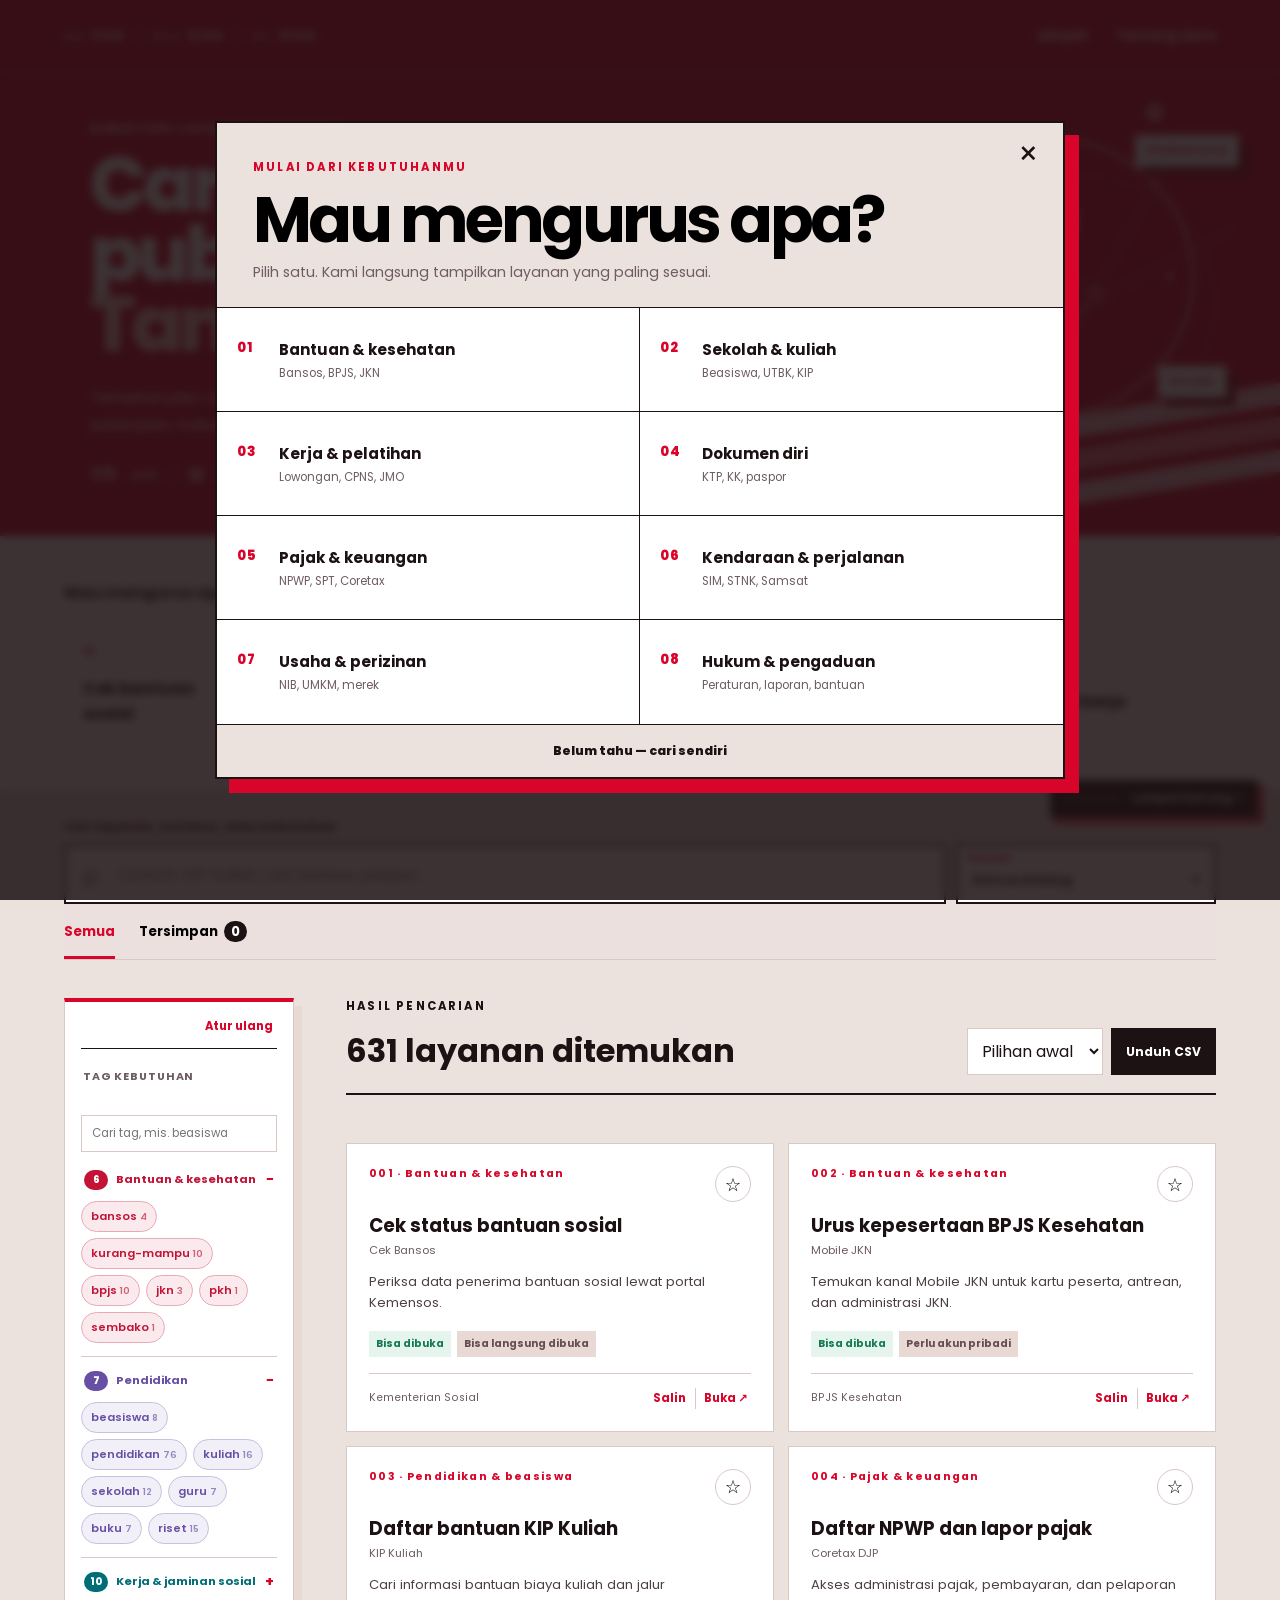
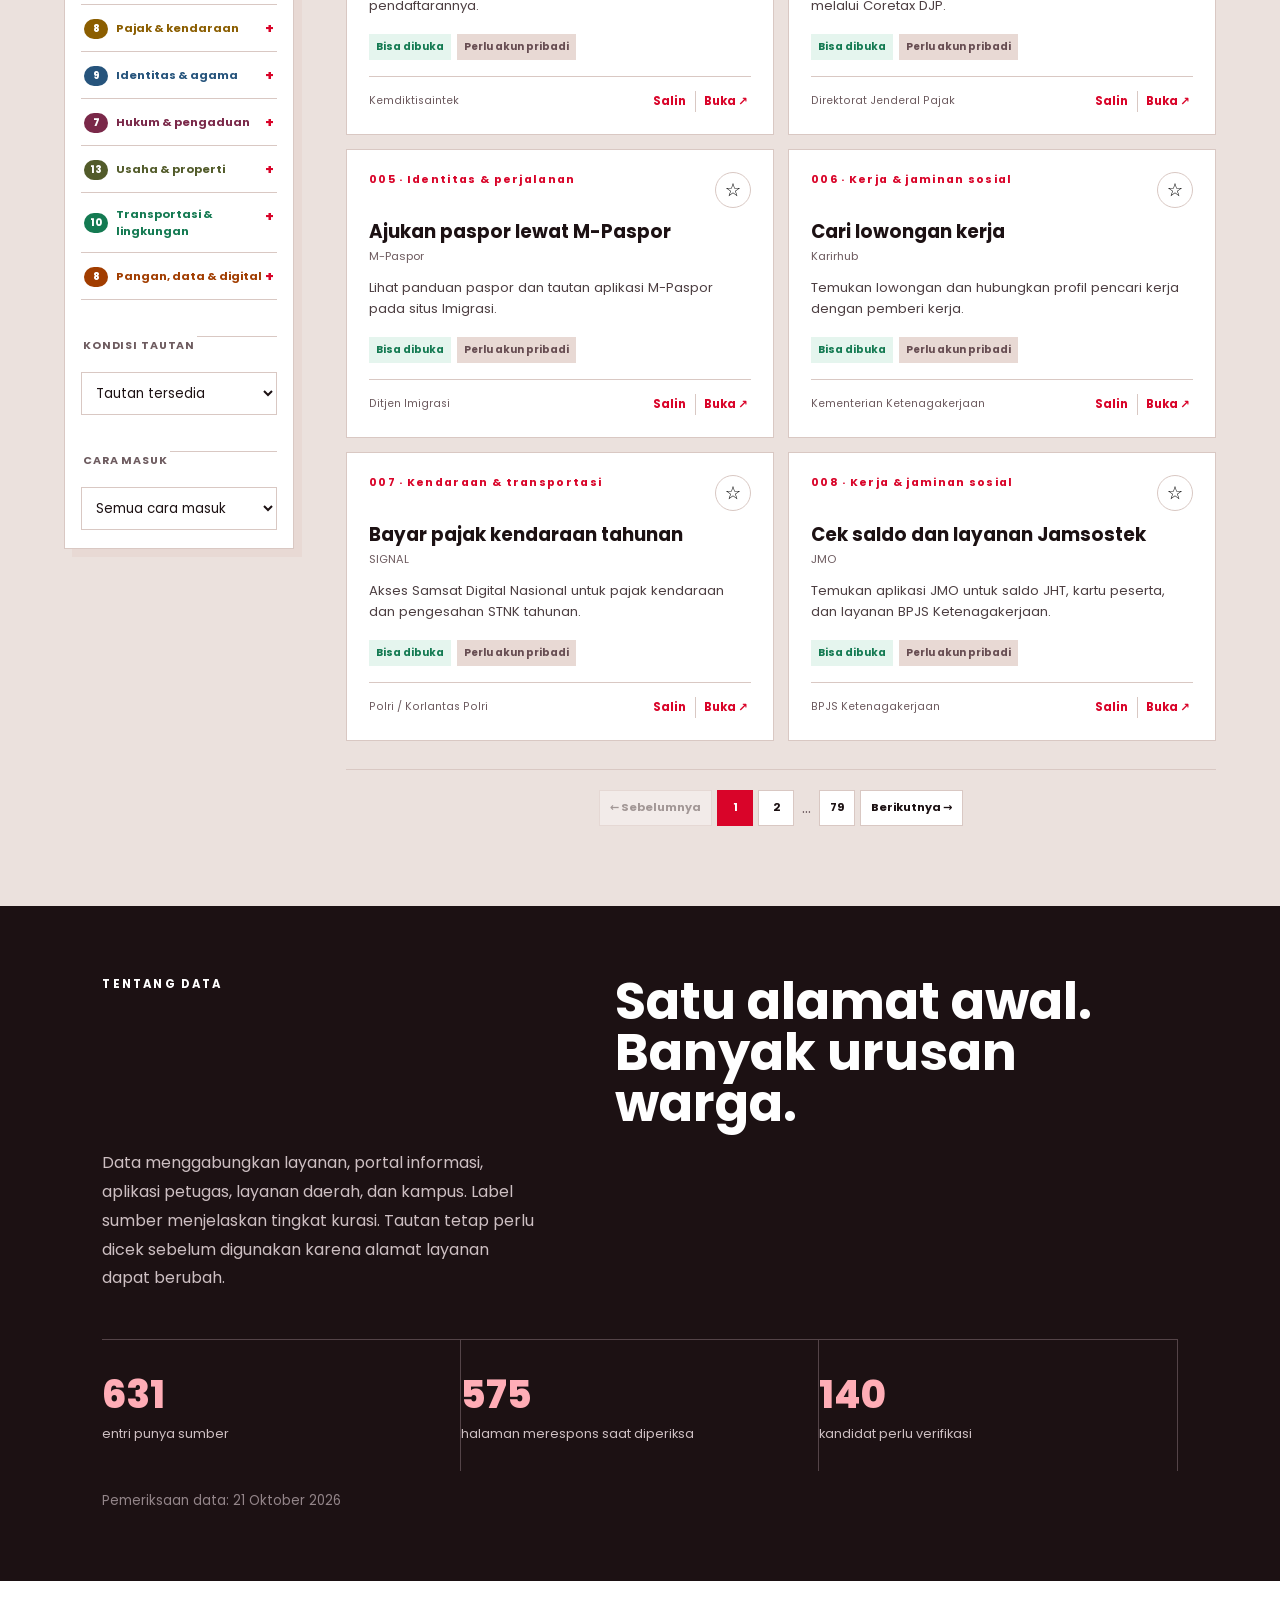
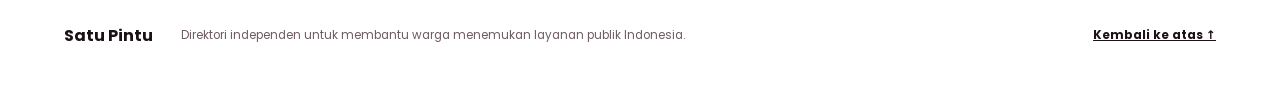
<file: index.html>
<!doctype html>
<html lang="id">
<head>
  <meta charset="utf-8">
  <meta name="viewport" content="width=device-width,initial-scale=1">
  <meta name="description" content="Direktori terpadu layanan publik Indonesia: bantuan, pendidikan, kesehatan, pajak, dokumen, hukum, usaha, dan transportasi.">
  <title>Satu Pintu — Direktori Layanan Indonesia</title>
  <link rel="icon" href="favicon.ico" sizes="any">
  <link rel="icon" type="image/png" href="favicon.png">
  <link rel="apple-touch-icon" href="apple-touch-icon.png">
  <link rel="preconnect" href="https://fonts.googleapis.com">
  <link rel="preconnect" href="https://fonts.gstatic.com" crossorigin>
  <link href="https://fonts.googleapis.com/css2?family=Poppins:wght@400;500;600;700;800&display=swap" rel="stylesheet">
  <link rel="stylesheet" href="assets/css/style.css?v=27">
</head>
<body>
  <div id="app-loading" class="boot-loading"><strong>Memuat Satu Pintu…</strong></div>
  <div data-include="partials/header.html"></div>
  <main>
    <div data-include="partials/hero.html"></div>
    <div data-include="partials/quick-links.html"></div>
    <div data-include="partials/welcome-dialog.html"></div>
    <div data-include="partials/game-dialog.html"></div>
    <div data-include="partials/explorer.html"></div>
    <div data-include="partials/about.html"></div>
  </main>
  <div data-include="partials/footer.html"></div>
  <script src="assets/js/bootstrap.js?v=1"></script>
</body>
</html>
</file>
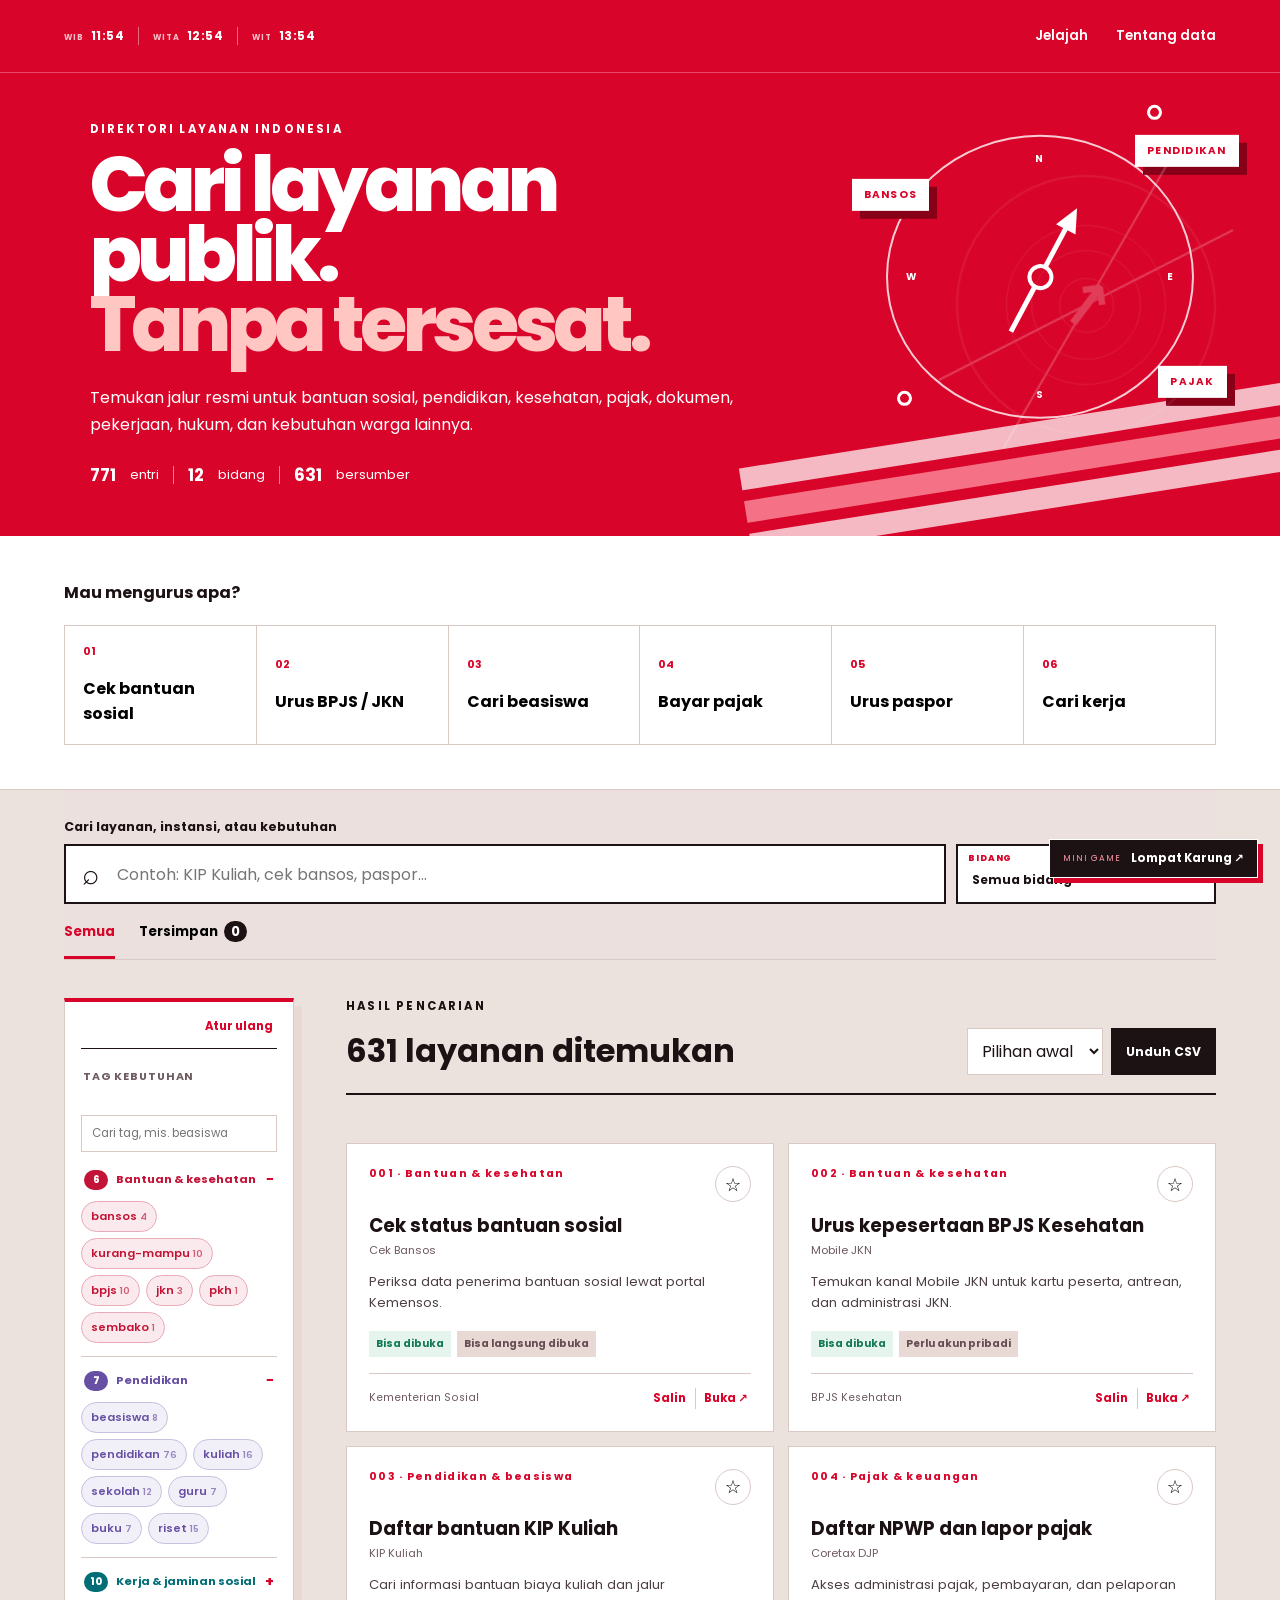
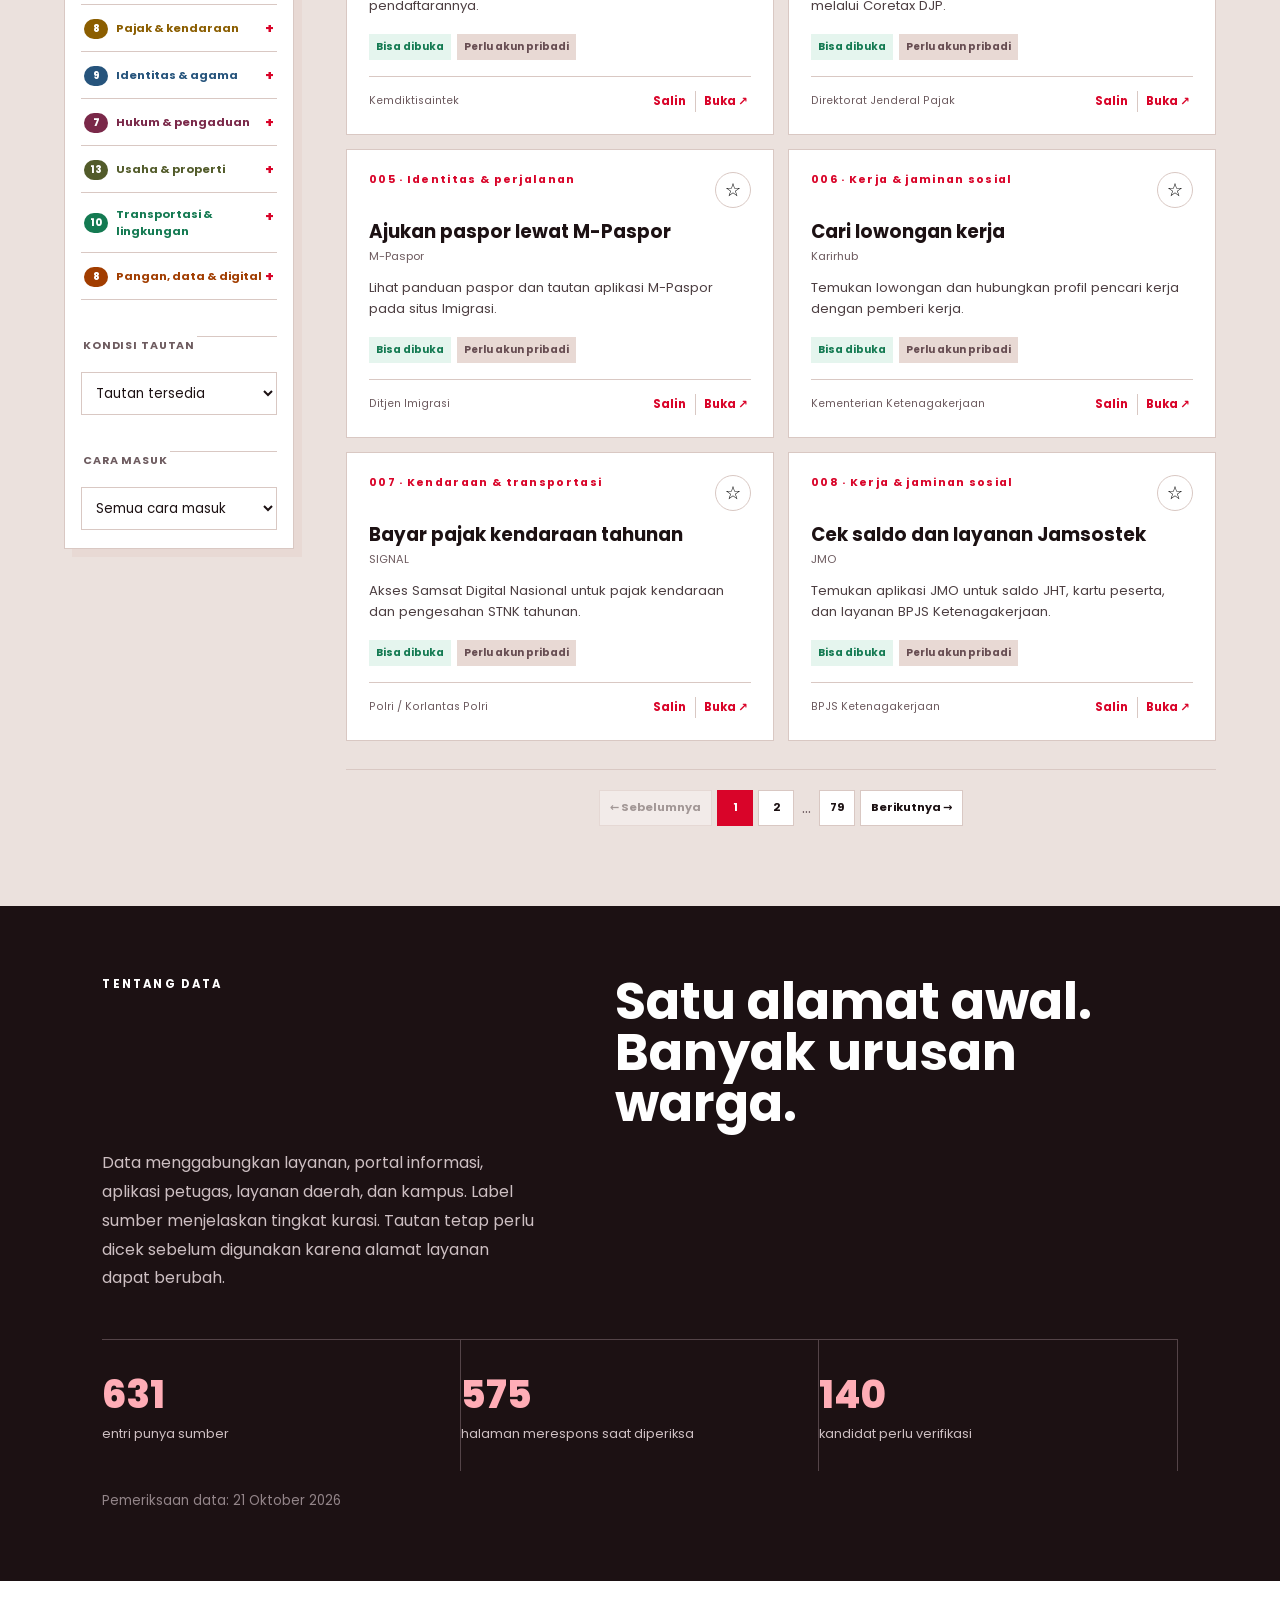
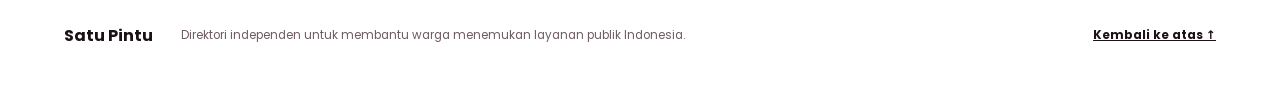
<file: outputs/satu-pintu/index.html>
<!doctype html>
<html lang="id">
<head>
  <meta charset="utf-8">
  <meta name="viewport" content="width=device-width,initial-scale=1">
  <meta name="description" content="Direktori terpadu layanan publik Indonesia: bantuan, pendidikan, kesehatan, pajak, dokumen, hukum, usaha, dan transportasi.">
  <title>Satu Pintu — Direktori Layanan Indonesia</title>
  <link rel="preconnect" href="https://fonts.googleapis.com">
  <link rel="preconnect" href="https://fonts.gstatic.com" crossorigin>
  <link href="https://fonts.googleapis.com/css2?family=Poppins:wght@400;500;600;700;800&display=swap" rel="stylesheet">
  <link rel="stylesheet" href="style.css?v=25">
</head>
<body>
  <div class="intro-wipe" aria-hidden="true"><i></i></div>
  <canvas id="cursor-tail" aria-hidden="true"></canvas>
  <a class="skip" href="#hasil">Lewati ke hasil</a>
  <header class="topbar">
    <div class="zone-clocks" aria-label="Waktu Indonesia saat ini">
      <span><small>WIB</small><b id="clock-wib">--.--</b></span>
      <span><small>WITA</small><b id="clock-wita">--.--</b></span>
      <span><small>WIT</small><b id="clock-wit">--.--</b></span>
    </div>
    <nav aria-label="Navigasi utama"><a href="#jelajah">Jelajah</a><a href="#tentang">Tentang data</a></nav>
  </header>

  <main>
    <section class="hero" aria-labelledby="hero-title">
      <div class="flag-stream" aria-hidden="true"><i></i><i></i><i></i></div>
      <div class="motion-field" aria-hidden="true">
        <div class="motion-disc">
          <span class="compass-letter north">N</span><span class="compass-letter east">E</span>
          <span class="compass-letter south">S</span><span class="compass-letter west">W</span>
          <i class="compass-needle"></i>
        </div>
        <b class="motion-label ml-one">BANSOS</b>
        <b class="motion-label ml-two">PENDIDIKAN</b>
        <b class="motion-label ml-three">PAJAK</b>
        <i class="motion-dot md-one"></i><i class="motion-dot md-two"></i>
      </div>
      <div class="hero-copy">
        <p class="eyebrow">DIREKTORI LAYANAN INDONESIA</p>
        <h1 id="hero-title">Cari layanan publik.<br><em>Tanpa tersesat.</em></h1>
        <p class="intro">Temukan jalur resmi untuk bantuan sosial, pendidikan, kesehatan, pajak, dokumen, pekerjaan, hukum, dan kebutuhan warga lainnya.</p>
        <div class="hero-stats" aria-label="Ringkasan data"><strong>771</strong> entri <i></i><strong>12</strong> bidang <i></i><strong>631</strong> bersumber</div>
      </div>
      <div class="hero-mark" aria-hidden="true"><span></span><span></span><span></span><b>↗</b></div>
    </section>

    <section class="quick" aria-labelledby="quick-title">
      <h2 id="quick-title">Mau mengurus apa?</h2>
      <div class="quick-grid">
        <button data-quick="bansos"><span>01</span>Cek bantuan sosial</button>
        <button data-quick="bpjs jkn"><span>02</span>Urus BPJS / JKN</button>
        <button data-quick="beasiswa"><span>03</span>Cari beasiswa</button>
        <button data-quick="pajak"><span>04</span>Bayar pajak</button>
        <button data-quick="paspor"><span>05</span>Urus paspor</button>
        <button data-quick="lowongan kerja"><span>06</span>Cari kerja</button>
      </div>
    </section>

    <dialog class="welcome-dialog" id="welcome-dialog" aria-labelledby="welcome-title" tabindex="-1">
      <button class="welcome-close" id="welcome-close" aria-label="Tutup pilihan awal">×</button>
      <div class="welcome-head"><p class="eyebrow">MULAI DARI KEBUTUHANMU</p><h2 id="welcome-title">Mau mengurus apa?</h2><p>Pilih satu. Kami langsung tampilkan layanan yang paling sesuai.</p></div>
      <div class="welcome-choices">
        <button data-welcome-topic="bantuan"><small>01</small><b>Bantuan & kesehatan</b><span>Bansos, BPJS, JKN</span></button>
        <button data-welcome-topic="pendidikan"><small>02</small><b>Sekolah & kuliah</b><span>Beasiswa, UTBK, KIP</span></button>
        <button data-welcome-topic="kerja"><small>03</small><b>Kerja & pelatihan</b><span>Lowongan, CPNS, JMO</span></button>
        <button data-welcome-topic="identitas"><small>04</small><b>Dokumen diri</b><span>KTP, KK, paspor</span></button>
        <button data-welcome-topic="pajak"><small>05</small><b>Pajak & keuangan</b><span>NPWP, SPT, Coretax</span></button>
        <button data-welcome-topic="transportasi"><small>06</small><b>Kendaraan & perjalanan</b><span>SIM, STNK, Samsat</span></button>
        <button data-welcome-topic="usaha"><small>07</small><b>Usaha & perizinan</b><span>NIB, UMKM, merek</span></button>
        <button data-welcome-topic="hukum"><small>08</small><b>Hukum & pengaduan</b><span>Peraturan, laporan, bantuan</span></button>
      </div>
      <button class="welcome-search" id="welcome-search">Belum tahu — cari sendiri</button>
    </dialog>

    <dialog class="game-dialog" id="game-dialog">
      <div class="game-dialog-head"><div><p class="eyebrow">MINI GAME</p><h2>Lompat Karung: Lewati Masalah</h2></div><button id="game-close" aria-label="Tutup permainan">×</button></div>
      <div class="game-shell">
        <div class="game-hud"><span>SKOR <b id="game-score">0000</b></span><span>REKOR <b id="game-best">0000</b></span><span>KECEPATAN <b id="game-speed">1.0×</b></span><span>TARGET <b>2500</b></span></div>
        <div id="game-stage" tabindex="0" role="application" aria-label="Permainan Lompat Karung. Tekan Spasi atau klik untuk melompat.">
          <div class="game-overlay" id="game-overlay">
            <p id="game-message">Siap melewati masalah?</p>
            <div class="skin-picker" role="radiogroup" aria-label="Pilih karakter">
              <button data-skin="0" role="radio" aria-checked="true"><span class="skin-preview skin-red"><i class="preview-head"></i><i class="preview-shirt"></i><i class="preview-sack"></i></span><b>Merdeka</b></button>
              <button data-skin="1" role="radio" aria-checked="false"><span class="skin-preview skin-green"><i class="preview-head"></i><i class="preview-shirt"></i><i class="preview-sack"></i></span><b>Rimba</b></button>
              <button data-skin="2" role="radio" aria-checked="false"><span class="skin-preview skin-blue"><i class="preview-head"></i><i class="preview-shirt"></i><i class="preview-sack"></i></span><b>Samudra</b></button>
            </div>
            <button id="game-start">Mulai main</button>
          </div>
        </div>
      </div>
      <div class="game-dialog-foot"><kbd>SPACE</kbd><span>atau klik arena untuk melompat</span></div>
    </dialog>

    <button class="game-fab" id="game-open" aria-haspopup="dialog" aria-controls="game-dialog"><span>MINI GAME</span><b>Lompat Karung ↗</b></button>

    <section class="explore" id="jelajah">
      <div class="search-wrap">
        <div class="hero-dock">
          <strong>Direktori Layanan Indonesia</strong>
          <span>771 entri <i></i> 12 bidang <i></i> 631 bersumber</span>
          <a href="#hero-title">Lihat pengantar ↑</a>
        </div>
        <label for="search">Cari layanan, instansi, atau kebutuhan</label>
        <div class="search-line">
          <div class="searchbox"><span aria-hidden="true">⌕</span><input id="search" type="search" autocomplete="off" placeholder="Contoh: KIP Kuliah, cek bansos, paspor…"><button id="clear-search" aria-label="Hapus pencarian" hidden>×</button></div>
          <label class="topic-box"><span>Bidang</span><select id="topic-select" aria-label="Pilih bidang layanan"></select></label>
        </div>
        <div class="tabs" role="tablist" aria-label="Jenis hasil">
          <button role="tab" data-view="all" aria-selected="true">Semua</button>
          <button role="tab" data-view="saved" aria-selected="false">Tersimpan <span id="saved-count">0</span></button>
        </div>
      </div>

      <div class="workspace">
        <button class="filter-toggle" id="filter-toggle" aria-expanded="false" aria-controls="filters">Saring hasil <span id="filter-count">0</span></button>
        <aside class="filters" id="filters" aria-label="Filter hasil">
          <div class="filter-head"><button id="reset">Atur ulang</button></div>
          <fieldset><legend>Tag kebutuhan</legend><label class="tag-search"><span class="sr-only">Cari tag</span><input id="tag-search" type="search" placeholder="Cari tag, mis. beasiswa"></label><div id="tags" class="tag-groups"></div></fieldset>
          <fieldset><legend>Kondisi tautan</legend><select id="status"><option value="sourced">Tautan tersedia</option><option value="reachable">Bisa dibuka saat diperiksa</option><option value="review">Belum bisa dipastikan</option><option value="all">Tampilkan semuanya</option></select></fieldset>
          <fieldset><legend>Cara masuk</legend><select id="access"><option value="all">Semua cara masuk</option><option value="publik">Bisa langsung dibuka</option><option value="akun-masyarakat">Perlu akun pribadi</option><option value="akun-pelaku-usaha">Perlu akun usaha</option><option value="petugas">Khusus petugas</option></select></fieldset>
        </aside>

        <section class="results" id="hasil" aria-labelledby="result-title">
          <div class="result-head">
            <div><p class="eyebrow">HASIL PENCARIAN</p><h2 id="result-title"><span id="result-count">0</span> layanan ditemukan</h2></div>
            <div class="result-actions"><select id="sort" aria-label="Urutkan hasil"><option value="priority">Pilihan awal</option><option value="az">Nama A–Z</option><option value="institution">Instansi A–Z</option></select><button id="export">Unduh CSV</button></div>
          </div>
          <div id="active-filters" class="active-filters" aria-label="Filter aktif"></div>
          <p id="live" class="sr-only" aria-live="polite"></p>
          <div id="cards" class="cards"></div>
          <div id="empty" class="empty" hidden><strong>Belum ada hasil.</strong><p>Coba kata lebih umum atau hapus sebagian filter.</p><button id="empty-reset">Hapus semua filter</button></div>
          <nav id="pagination" class="pagination" aria-label="Halaman hasil" hidden></nav>
        </section>
      </div>
    </section>

    <section class="about" id="tentang">
      <p class="eyebrow">TENTANG DATA</p>
      <h2>Satu alamat awal.<br>Banyak urusan warga.</h2>
      <p>Data menggabungkan layanan, portal informasi, aplikasi petugas, layanan daerah, dan kampus. Label sumber menjelaskan tingkat kurasi. Tautan tetap perlu dicek sebelum digunakan karena alamat layanan dapat berubah.</p>
      <dl><div><dt>631</dt><dd>entri punya sumber</dd></div><div><dt>575</dt><dd>halaman merespons saat diperiksa</dd></div><div><dt>140</dt><dd>kandidat perlu verifikasi</dd></div></dl>
      <small>Pemeriksaan data: 21 Oktober 2026</small>
    </section>
  </main>

  <footer><b>Satu Pintu</b><p>Direktori independen untuk membantu warga menemukan layanan publik Indonesia.</p><a href="#">Kembali ke atas ↑</a></footer>

  <dialog id="detail"><button class="dialog-close" aria-label="Tutup">×</button><div id="detail-body"></div></dialog>
  <div id="toast" role="status" aria-live="polite"></div>
  <script src="catalog.js?v=2"></script>
  <script src="app.js?v=19"></script>
</body>
</html>
</file>
<file: assets/css/style.css>
:root{--red:#d90429;--dark:#870018;--ink:#1c1113;--muted:#6e5c60;--paper:#fff8f5;--line:#eadbd7;--white:#fff;--soft:#f6ece8;--green:#147a52;--shadow:0 14px 40px rgba(94,25,35,.09)}
*{box-sizing:border-box}html{scroll-behavior:smooth}body{margin:0;color:var(--ink);background:var(--paper);font-family:Poppins,system-ui,sans-serif}button,input,select{font:inherit}button,a{tap-highlight-color:transparent}button{cursor:pointer}a{color:inherit}.skip{position:fixed;left:1rem;top:-5rem;background:#fff;padding:.8rem 1rem;z-index:99}.skip:focus{top:1rem}:focus-visible{outline:3px solid #111;outline-offset:3px}[hidden]{display:none!important}.sr-only{position:absolute;width:1px;height:1px;padding:0;margin:-1px;overflow:hidden;clip:rect(0,0,0,0);white-space:nowrap;border:0}
.topbar{height:72px;padding:0 clamp(20px,5vw,72px);display:flex;align-items:center;justify-content:space-between;background:var(--red);color:#fff}.brand{display:flex;align-items:center;gap:12px;text-decoration:none}.brand span{display:grid;place-items:center;width:38px;height:38px;border:2px solid #fff;font-weight:800}.brand b{font-size:1.05rem}.topbar nav{display:flex;gap:28px}.topbar nav a{font-size:.83rem;font-weight:600;text-decoration:none}.topbar nav a:hover{text-decoration:underline}
.hero{position:relative;min-height:410px;overflow:hidden;padding:64px clamp(20px,7vw,108px);display:grid;grid-template-columns:minmax(0,690px) 1fr;align-items:center;background:var(--red);color:#fff;border-top:1px solid rgba(255,255,255,.28)}.eyebrow{margin:0 0 12px;font-size:.72rem;letter-spacing:.19em;font-weight:700}.hero h1{font-size:clamp(2.6rem,6vw,5.7rem);line-height:.91;letter-spacing:-.06em;margin:0;font-weight:800}.hero h1 em{color:#ffc6c2;font-style:normal}.intro{max-width:650px;font-size:1rem;line-height:1.7;margin:24px 0}.hero-stats{display:flex;gap:14px;align-items:center;font-size:.82rem}.hero-stats strong{font-size:1.05rem}.hero-stats i{width:1px;height:18px;background:rgba(255,255,255,.5)}.hero-mark{position:absolute;right:5vw;width:260px;height:260px;border:2px solid rgba(255,255,255,.35);border-radius:50%;display:grid;place-items:center;transform:rotate(-8deg)}.hero-mark:before,.hero-mark:after{content:"";position:absolute;background:#fff}.hero-mark:before{width:2px;height:330px;transform:rotate(38deg)}.hero-mark:after{height:2px;width:330px;transform:rotate(-19deg)}.hero-mark b{font-size:4rem}.hero-mark span{position:absolute;border-radius:50%;border:1px solid rgba(255,255,255,.4);width:160px;height:160px}
.quick{padding:44px clamp(20px,5vw,72px);background:#fff;border-bottom:1px solid var(--line)}.quick h2{margin:0 0 20px;font-size:1rem}.quick-grid{display:grid;grid-template-columns:repeat(6,1fr);gap:1px;background:var(--line);border:1px solid var(--line)}.quick-grid button{min-height:100px;border:0;background:#fff;padding:18px;text-align:left;font-weight:700;transition:.15s}.quick-grid button:hover{background:var(--red);color:#fff}.quick-grid span{display:block;color:var(--red);font-size:.68rem;margin-bottom:16px}.quick-grid button:hover span{color:#fff}
.explore{padding:0 clamp(20px,5vw,72px) 80px}.search-wrap{position:sticky;top:0;z-index:10;background:rgba(255,248,245,.97);backdrop-filter:blur(12px);padding:28px 0 0;border-bottom:1px solid var(--line)}.search-wrap>label{display:block;font-size:.78rem;font-weight:700;margin-bottom:8px}.searchbox{display:flex;align-items:center;background:#fff;border:2px solid var(--ink);height:60px}.searchbox>span{font-size:1.8rem;padding:0 16px}.searchbox input{width:100%;height:100%;border:0;outline:0;font-size:1rem;background:transparent}.searchbox button{border:0;background:transparent;font-size:1.7rem;padding:0 20px}.tabs{display:flex;gap:24px;overflow:auto;padding-top:18px}.tabs button{white-space:nowrap;border:0;border-bottom:3px solid transparent;background:transparent;padding:0 0 14px;font-size:.82rem;font-weight:700}.tabs button[aria-selected=true]{color:var(--red);border-color:var(--red)}.tabs span{background:var(--ink);color:#fff;border-radius:12px;padding:1px 7px;margin-left:3px}
.workspace{display:grid;grid-template-columns:230px 1fr;gap:52px;padding-top:38px}.filters{font-size:.83rem}.filter-head{display:flex;justify-content:space-between;align-items:center}.filter-head h2{font-size:1rem}.filter-head button{border:0;background:transparent;color:var(--red);font-size:.72rem;font-weight:700;padding:4px}.filters fieldset{border:0;border-top:1px solid var(--line);padding:20px 0;margin:0}.filters legend{padding-top:20px;font-weight:700}.topic-list{display:grid;gap:5px;margin-top:12px}.topic-list button{display:flex;justify-content:space-between;border:0;background:transparent;padding:7px 6px;text-align:left;border-left:3px solid transparent}.topic-list button:hover,.topic-list button.active{color:var(--red);border-color:var(--red);background:#fff}.topic-list small{color:var(--muted)}.tag-search{display:block;margin:12px 0 10px}.tag-search input{width:100%;border:1px solid var(--line);background:#fff;padding:9px 10px;font-size:.72rem}.tag-groups{display:grid;gap:6px}.tag-group{border-bottom:1px solid var(--line);padding-bottom:5px}.tag-group summary{display:flex;justify-content:space-between;cursor:pointer;padding:7px 3px;font-size:.7rem;font-weight:700;list-style:none}.tag-group summary::-webkit-details-marker{display:none}.tag-group summary:after{content:'+';color:var(--red);font-size:.9rem}.tag-group[open] summary:after{content:'−'}.tag-group-list{display:flex;flex-wrap:wrap;gap:6px;padding:4px 0 8px}.tag-group-list button,.active-filters button{border:1px solid var(--line);background:#fff;border-radius:99px;padding:6px 9px;font-size:.7rem}.tag-group-list button.active{background:var(--ink);color:#fff;border-color:var(--ink)}.tag-empty{font-size:.7rem;color:var(--muted);margin:6px 0}select{width:100%;border:1px solid var(--line);background:#fff;padding:10px;color:var(--ink)}
.result-head{display:flex;justify-content:space-between;gap:20px;align-items:end;border-bottom:2px solid var(--ink);padding-bottom:18px}.result-head h2{font-size:clamp(1.25rem,2.5vw,2rem);margin:0}.result-actions{display:flex;gap:8px}.result-actions select{width:auto}.result-actions button,#export{border:1px solid var(--ink);background:var(--ink);color:#fff;padding:10px 14px;font-size:.76rem;font-weight:700}.active-filters{display:flex;gap:6px;flex-wrap:wrap;padding:14px 0;min-height:48px}.active-filters button:after{content:" ×"}.cards{display:grid;grid-template-columns:repeat(2,minmax(0,1fr));gap:14px}.card{position:relative;background:#fff;border:1px solid var(--line);padding:22px;min-height:265px;display:flex;flex-direction:column;transition:.15s}.card:hover{transform:translateY(-2px);box-shadow:var(--shadow);border-color:#d5b8b1}.card-top{display:flex;justify-content:space-between;gap:10px}.card .number{font-size:.68rem;color:var(--red);font-weight:700;letter-spacing:.12em}.save{border:1px solid var(--line);background:#fff;width:36px;height:36px;border-radius:50%;font-size:1.15rem}.save.active{background:var(--red);color:#fff;border-color:var(--red)}.card h3{font-size:1.15rem;line-height:1.3;margin:12px 0 4px}.original{font-size:.7rem;color:var(--muted);margin:0 0 12px}.summary{font-size:.82rem;line-height:1.6;color:#4d3f42;margin:0 0 18px}.meta{display:flex;flex-wrap:wrap;gap:6px;margin-top:auto}.badge{font-size:.64rem;font-weight:700;padding:5px 7px;background:var(--soft);color:#674d52}.badge.ok{background:#e5f5ee;color:var(--green)}.badge.warn{background:#fff0cf;color:#805b00}.card-foot{display:flex;align-items:center;justify-content:space-between;gap:10px;border-top:1px solid var(--line);margin-top:16px;padding-top:14px}.institution{font-size:.67rem;color:var(--muted);overflow:hidden;text-overflow:ellipsis;white-space:nowrap}.card-actions{display:flex;gap:6px;white-space:nowrap}.card-actions button,.card-actions a{border:0;background:transparent;color:var(--red);font-size:.72rem;font-weight:700;text-decoration:none;padding:2px 3px}.card-actions button+button,.card-actions button+a{border-left:1px solid var(--line);padding-left:8px}.empty{text-align:center;background:#fff;border:1px dashed var(--line);padding:70px 20px}.empty strong{font-size:1.4rem}.empty button,.load-more{border:0;background:var(--red);color:#fff;padding:12px 18px;font-weight:700}.load-more{display:block;margin:26px auto 0}
.about{background:var(--ink);color:#fff;padding:70px clamp(20px,8vw,120px);display:grid;grid-template-columns:1fr 1.3fr;gap:20px 80px}.about h2{font-size:clamp(2rem,4vw,4rem);line-height:1;margin:0}.about>p:not(.eyebrow){color:#cdbfc2;line-height:1.8;margin:0}.about dl{grid-column:1/-1;display:grid;grid-template-columns:repeat(3,1fr);margin:26px 0 0;border-top:1px solid #544448}.about dl div{padding:26px 0;border-right:1px solid #544448}.about dt{font-size:2.4rem;font-weight:800;color:#ffadb6}.about dd{margin:2px 0;color:#cdbfc2;font-size:.8rem}.about small{grid-column:1/-1;color:#938589}footer{padding:34px clamp(20px,5vw,72px);display:flex;align-items:center;gap:28px;background:#fff}footer p{font-size:.73rem;color:var(--muted);margin-right:auto}footer a{font-size:.74rem;font-weight:700}
dialog{width:min(680px,calc(100% - 28px));max-height:88vh;border:0;padding:0;box-shadow:0 25px 80px #3e111d55}dialog::backdrop{background:#1c1113cc}.dialog-close{position:absolute;right:16px;top:12px;border:0;background:#fff;font-size:1.8rem}.detail-inner{padding:36px}.detail-inner .eyebrow{color:var(--red)}.detail-inner h2{font-size:1.7rem;margin:4px 40px 6px 0}.detail-inner>p{line-height:1.7}.detail-grid{display:grid;grid-template-columns:1fr 1fr;gap:14px;margin:22px 0}.detail-grid div{background:var(--soft);padding:12px}.detail-grid small{display:block;color:var(--muted);margin-bottom:5px}.all-tags{display:flex;flex-wrap:wrap;gap:5px}.all-tags span{font-size:.65rem;background:var(--soft);padding:5px}.detail-actions{display:flex;gap:8px;margin-top:22px}.detail-actions a,.detail-actions button{background:var(--red);color:#fff;border:0;padding:12px 16px;text-decoration:none;font-size:.8rem;font-weight:700}.detail-actions button{background:var(--ink)}#toast{position:fixed;right:20px;bottom:20px;z-index:40;background:var(--ink);color:#fff;padding:12px 16px;font-size:.75rem;opacity:0;transform:translateY(10px);pointer-events:none;transition:.2s}#toast.show{opacity:1;transform:none}
@media(max-width:1000px){.hero-mark{opacity:.22;right:-80px}.quick-grid{grid-template-columns:repeat(3,1fr)}.workspace{grid-template-columns:1fr}.filters{display:grid;grid-template-columns:repeat(2,1fr);gap:12px}.filter-head{grid-column:1/-1}.filters fieldset{padding:10px 0}.filters legend{padding-top:10px}.topic-list{grid-template-columns:repeat(2,1fr)}.cards{grid-template-columns:repeat(2,1fr)}}
@media(max-width:680px){.topbar{height:60px;padding:0 18px}.topbar nav{display:none}.hero{min-height:360px;padding:44px 20px}.hero h1{font-size:2.75rem}.hero-mark{display:none}.hero-stats{gap:9px;font-size:.68rem}.quick{padding:28px 18px}.quick-grid{grid-template-columns:repeat(2,1fr)}.quick-grid button{min-height:86px}.explore{padding:0 16px 60px}.search-wrap{padding-top:18px}.searchbox{height:54px}.tabs{gap:18px}.workspace{gap:26px;padding-top:24px}.filters{grid-template-columns:1fr 1fr}.filters fieldset:nth-of-type(1),.filters fieldset:nth-of-type(2){grid-column:1/-1}.topic-list{grid-template-columns:1fr 1fr}.result-head{align-items:start;flex-direction:column}.result-actions{width:100%}.result-actions select{flex:1;min-width:0}.cards{grid-template-columns:1fr}.about{grid-template-columns:1fr;padding:54px 20px}.about dl{grid-template-columns:1fr}.about dl div{border-right:0;border-bottom:1px solid #544448}.about>p:not(.eyebrow){margin-top:10px}footer{align-items:start;flex-direction:column;gap:8px}.detail-grid{grid-template-columns:1fr}}
@media(prefers-reduced-motion:reduce){*{scroll-behavior:auto!important;transition:none!important}.card:hover{transform:none}}

/* Motion and citizen-need taxonomy */
.intro-wipe{position:fixed;inset:0;z-index:100;pointer-events:none;background:#fff;animation:wipe-away .7s cubic-bezier(.76,0,.24,1) forwards}.intro-wipe i{position:absolute;inset:0 50% 0 0;background:var(--red)}
.hero{--mx:0px;--my:0px;--rx:0px;--ry:0px}.hero-copy{position:relative;z-index:2;transform:translate3d(var(--mx),var(--my),0);transition:transform .16s ease-out}.hero-mark{z-index:1;transform:translate3d(var(--rx),var(--ry),0) rotate(-8deg);transition:transform .2s ease-out}.hero-mark span:nth-child(1){animation:ring-pulse 4s ease-in-out infinite}.hero-mark span:nth-child(2){width:110px;height:110px;animation:ring-pulse 4s 1s ease-in-out infinite}.hero-mark span:nth-child(3){width:55px;height:55px;animation:ring-pulse 4s 2s ease-in-out infinite}
.flag-stream{position:absolute;right:-6vw;bottom:24px;width:min(48vw,680px);height:96px;transform:rotate(-9deg);opacity:.72;overflow:hidden}.flag-stream i{position:absolute;right:-12%;width:116%;height:22px;background:#fff;animation:flag-flow 6s ease-in-out infinite}.flag-stream i:nth-child(1){top:4px}.flag-stream i:nth-child(2){top:37px;background:#ff9cab;animation-delay:-2s}.flag-stream i:nth-child(3){top:70px;animation-delay:-4s}
.tag-group{--group-color:#555}.tag-group summary{color:var(--group-color)}.tag-group-name{display:flex;align-items:center;gap:8px}.tag-count{display:inline-grid;place-items:center;min-width:24px;height:20px;padding:0 6px;border-radius:999px;background:var(--group-color);color:#fff;font-size:.61rem;font-weight:800;line-height:1}.tag-group-list button{border-color:color-mix(in srgb,var(--group-color) 36%,#fff);background:color-mix(in srgb,var(--group-color) 9%,#fff);color:var(--group-color);font-weight:600}.tag-group-list button small{opacity:.65}.tag-group-list button.active{background:var(--group-color);border-color:var(--group-color);color:#fff}.card{animation:card-in .26s ease-out both}
@keyframes wipe-away{0%{transform:translateX(0)}100%{transform:translateX(105%);visibility:hidden}}
@keyframes ring-pulse{0%,100%{transform:scale(.92);opacity:.35}50%{transform:scale(1.12);opacity:.8}}
@keyframes flag-flow{0%,100%{transform:translateX(0) skewX(-20deg)}50%{transform:translateX(-7%) skewX(-20deg)}}
@keyframes card-in{from{opacity:.35;transform:translateY(7px)}to{opacity:1;transform:none}}
@media(max-width:680px){.flag-stream{width:82vw;height:65px;bottom:8px;opacity:.28}.flag-stream i{height:13px}.flag-stream i:nth-child(2){top:24px}.flag-stream i:nth-child(3){top:44px}}
@media(prefers-reduced-motion:reduce){.intro-wipe{display:none}.hero-copy,.hero-mark{transform:none!important}.hero-mark span,.flag-stream i,.card{animation:none!important}}

/* Visible parallax map: real service categories orbit around directory count */
.hero{--sy:0px}.motion-field{position:absolute;z-index:1;right:clamp(-30px,3vw,70px);top:35px;width:390px;height:340px;transform:translate3d(var(--rx),calc(var(--ry) + var(--sy)),0);transition:transform .18s ease-out;pointer-events:none}.motion-disc{position:absolute;inset:34px 48px 22px 34px;border:2px solid rgba(255,255,255,.8);border-radius:50%;display:grid;place-content:center;text-align:center;color:#fff;animation:disc-breathe 5s ease-in-out infinite}.motion-disc:before,.motion-disc:after{content:"";position:absolute;inset:50% -34px auto;height:2px;background:#fff;transform:rotate(32deg);transform-origin:center}.motion-disc:after{transform:rotate(-48deg)}.motion-disc span{font-size:4.3rem;line-height:.85;font-weight:800;letter-spacing:-.08em}.motion-disc small{font-size:.62rem;letter-spacing:.25em;margin-top:10px}.motion-label{position:absolute;padding:8px 12px;background:#fff;color:var(--red);font-size:.65rem;letter-spacing:.12em;box-shadow:8px 8px 0 var(--dark);animation:label-float 4.5s ease-in-out infinite}.ml-one{left:0;top:78px}.ml-two{right:3px;top:34px;animation-delay:-1.2s}.ml-three{right:15px;bottom:43px;animation-delay:-2.5s}.motion-dot{position:absolute;width:15px;height:15px;border:3px solid #fff;border-radius:50%;animation:dot-orbit 7s linear infinite}.md-one{left:45px;bottom:35px}.md-two{right:80px;top:4px;animation-delay:-3s}.hero-mark{opacity:.22}
@keyframes disc-breathe{0%,100%{transform:rotate(-4deg) scale(.98)}50%{transform:rotate(5deg) scale(1.035)}}
@keyframes label-float{0%,100%{transform:translate3d(0,-6px,0) rotate(-2deg)}50%{transform:translate3d(8px,9px,0) rotate(2deg)}}
@keyframes dot-orbit{0%{transform:translate(0,0) scale(.8)}25%{transform:translate(30px,-18px) scale(1.15)}50%{transform:translate(56px,8px) scale(.8)}75%{transform:translate(22px,28px) scale(1.15)}100%{transform:translate(0,0) scale(.8)}}
@media(max-width:1000px){.motion-field{right:-80px;opacity:.55}.hero-copy{max-width:72%}}
@media(max-width:680px){.hero-copy{max-width:100%}.motion-field{display:block;top:auto;right:-95px;bottom:-35px;width:285px;height:220px;opacity:.32}.motion-disc{inset:20px 35px 12px 22px}.motion-disc span{font-size:3rem}.motion-label{padding:6px 8px;font-size:.52rem}.ml-one{top:50px}.ml-two{top:15px}.ml-three{bottom:28px}.md-one{bottom:18px}.hero .intro{max-width:88%}}
@media(prefers-reduced-motion:reduce){.motion-field{transform:none!important}.motion-disc,.motion-label,.motion-dot{animation:none!important}}

/* Reduced masthead and compass centerpiece */
.topbar{justify-content:flex-end}.motion-disc:before,.motion-disc:after{display:none}.motion-disc .compass-letter{position:absolute;font-size:.62rem;line-height:1;font-weight:700;letter-spacing:.1em;color:#fff}.compass-letter.north{top:17px;left:50%;transform:translateX(-50%)}.compass-letter.east{right:18px;top:50%;transform:translateY(-50%)}.compass-letter.south{bottom:17px;left:50%;transform:translateX(-50%)}.compass-letter.west{left:18px;top:50%;transform:translateY(-50%)}.compass-needle{position:absolute;left:50%;top:50%;width:5px;height:124px;background:#fff;transform-origin:50% 50%;transform:translate(-50%,-50%) rotate(28deg);animation:needle-search 5.5s ease-in-out infinite}.compass-needle:before{content:"";position:absolute;left:50%;top:-16px;transform:translateX(-50%);border-left:11px solid transparent;border-right:11px solid transparent;border-bottom:24px solid #fff}.compass-needle:after{content:"";position:absolute;left:50%;top:50%;width:18px;height:18px;border-radius:50%;background:var(--red);border:4px solid #fff;transform:translate(-50%,-50%)}
@keyframes needle-search{0%,100%{transform:translate(-50%,-50%) rotate(18deg)}35%{transform:translate(-50%,-50%) rotate(72deg)}70%{transform:translate(-50%,-50%) rotate(-22deg)}}
@media(max-width:680px){.topbar{height:52px}.topbar nav{display:flex;gap:20px}.compass-needle{height:82px}.motion-disc .compass-letter{font-size:.5rem}}
@media(prefers-reduced-motion:reduce){.compass-needle{animation:none!important}}

#cursor-tail{position:fixed;inset:0;width:100%;height:100%;z-index:90;pointer-events:none}
@media(pointer:coarse),(prefers-reduced-motion:reduce){#cursor-tail{display:none}}

/* Lompat Karung */
.game-zone{padding:64px clamp(20px,5vw,72px);display:grid;grid-template-columns:minmax(240px,.65fr) minmax(0,1.35fr);gap:48px;align-items:center;background:#fff;border-bottom:1px solid var(--line)}.game-copy h2{font-size:clamp(2rem,4vw,4.2rem);line-height:.96;letter-spacing:-.055em;margin:0}.game-copy h2 em{color:var(--red);font-style:normal}.game-copy>p:not(.eyebrow){max-width:440px;color:var(--muted);line-height:1.7}.game-keys{display:flex;align-items:center;gap:10px;margin-top:24px;font-size:.72rem;color:var(--muted)}.game-keys kbd{padding:7px 10px;border:1px solid var(--ink);box-shadow:3px 3px 0 var(--ink);background:#fff;color:var(--ink);font:700 .65rem Poppins,sans-serif}.game-shell{border:2px solid var(--ink);background:var(--paper);box-shadow:10px 10px 0 var(--red)}.game-hud{height:44px;display:flex;align-items:center;justify-content:space-between;padding:0 14px;border-bottom:1px solid var(--ink);font-size:.6rem;letter-spacing:.08em}.game-hud b{font-size:.78rem;margin-left:4px;color:var(--red)}#game-stage{position:relative;width:100%;height:360px;overflow:hidden;outline:0}#game-stage canvas{display:block;width:100%!important;height:100%!important}.game-overlay{position:absolute;inset:0;z-index:3;display:grid;place-content:center;text-align:center;background:rgba(255,248,245,.78);backdrop-filter:blur(3px)}.game-overlay[hidden]{display:none}.game-overlay p{font-size:1rem;font-weight:700;margin:0 0 14px}.game-overlay button{justify-self:center;border:0;background:var(--red);color:#fff;padding:11px 18px;font-weight:700;box-shadow:5px 5px 0 var(--ink)}.game-overlay button:active{transform:translate(2px,2px);box-shadow:3px 3px 0 var(--ink)}
@media(max-width:900px){.game-zone{grid-template-columns:1fr;gap:26px}.game-copy>p:not(.eyebrow){max-width:620px}}
@media(max-width:680px){.game-zone{padding:44px 16px}.game-copy h2{font-size:2.5rem}.game-shell{box-shadow:6px 6px 0 var(--red)}#game-stage{height:290px}.game-hud{padding:0 8px}.game-hud span{font-size:.5rem}.game-hud b{display:block;margin:1px 0 0}.game-keys{margin-top:16px}}

.game-launch{margin:0;padding:26px clamp(20px,5vw,72px);min-height:136px;display:flex;align-items:center;justify-content:space-between;gap:28px;background:var(--ink);color:#fff}.game-launch .eyebrow{color:#ff9cab;margin-bottom:5px}.game-launch h2{font-size:clamp(1.4rem,3vw,2.35rem);margin:0;letter-spacing:-.04em}.game-launch p:last-child{margin:4px 0 0;color:#bfaeb2;font-size:.76rem}.game-launch>button{flex:none;border:1px solid #fff;background:#fff;color:var(--ink);padding:14px 18px;font-weight:800;box-shadow:6px 6px 0 var(--red)}.game-launch>button span{color:var(--red);margin-left:12px}.game-dialog{width:min(920px,calc(100% - 28px));max-height:92vh;padding:0;border:2px solid var(--ink);background:var(--paper);overflow:auto}.game-dialog::backdrop{background:rgba(28,17,19,.82)}.game-dialog-head{display:flex;align-items:center;justify-content:space-between;padding:20px 22px;border-bottom:1px solid var(--ink);background:#fff}.game-dialog-head .eyebrow{color:var(--red);margin-bottom:4px}.game-dialog-head h2{font-size:1.15rem;margin:0}.game-dialog-head>button{position:static;border:0;background:transparent;font-size:1.8rem;line-height:1}.game-dialog .game-shell{border:0;box-shadow:none}.game-dialog #game-stage{height:min(56vh,480px)}.game-dialog-foot{display:flex;align-items:center;gap:10px;padding:13px 20px;border-top:1px solid var(--ink);background:#fff;font-size:.7rem;color:var(--muted)}.game-dialog-foot kbd{padding:5px 8px;border:1px solid var(--ink);font:700 .62rem Poppins,sans-serif;color:var(--ink)}
@media(max-width:680px){.game-launch{min-height:118px;padding:22px 16px}.game-launch p:last-child{display:none}.game-launch>button{padding:11px 13px;box-shadow:4px 4px 0 var(--red);font-size:.72rem}.game-dialog-head{padding:15px}.game-dialog-head h2{font-size:.93rem}.game-dialog #game-stage{height:55vh;min-height:310px}.game-dialog-foot{padding:10px 14px}}

.game-fab{position:fixed;right:22px;bottom:22px;z-index:38;display:flex;align-items:center;gap:10px;border:1px solid #fff;background:var(--ink);color:#fff;padding:10px 13px;box-shadow:5px 5px 0 var(--red);text-align:left}.game-fab span{font-size:.52rem;letter-spacing:.13em;color:#ff9cab}.game-fab b{font-size:.72rem}.game-fab:hover{background:var(--red);box-shadow:5px 5px 0 var(--ink)}.game-fab:active{transform:translate(2px,2px);box-shadow:3px 3px 0 var(--ink)}#toast{bottom:92px}
@media(max-width:680px){.game-fab{right:14px;bottom:14px;padding:9px 11px;box-shadow:4px 4px 0 var(--red)}.game-fab span{display:none}.game-fab b{font-size:.68rem}#toast{right:14px;bottom:68px}}

.skin-picker{display:flex;justify-content:center;gap:10px;margin:0 0 18px}.skin-picker button{display:grid;justify-items:center;gap:5px;min-width:92px;border:1px solid var(--line);background:#fff;padding:9px 8px 7px;font-size:.64rem;font-weight:700}.skin-picker button[aria-checked=true]{border-color:var(--ink);box-shadow:4px 4px 0 var(--ink);transform:translate(-2px,-2px)}.skin-picker button b{font-size:.64rem}.skin-preview{--shirt:#d90429;--sack:#c99558;--skin:#d89568;position:relative;display:block;width:48px;height:62px}.skin-preview i{position:absolute;display:block}.preview-head{left:16px;top:1px;width:18px;height:18px;border:1px solid var(--ink);border-radius:50%;background:var(--skin)}.preview-shirt{left:12px;top:19px;width:26px;height:20px;border:1px solid var(--ink);background:var(--shirt)}.preview-sack{left:8px;bottom:0;width:34px;height:30px;border:1px solid var(--ink);background:var(--sack);clip-path:polygon(14% 0,86% 0,100% 100%,0 100%)}.skin-red{--shirt:#d90429;--sack:#c99558;--skin:#d89568}.skin-green{--shirt:#2d6a4f;--sack:#765436;--skin:#8d5524}.skin-blue{--shirt:#1d5fa7;--sack:#d2a679;--skin:#f0b78a}
@media(max-width:680px){.skin-picker{gap:6px;margin-bottom:14px}.skin-picker button{min-width:78px;padding:7px 5px}.skin-preview{transform:scale(.88);margin:-3px 0}}

/* Compact hero handoff */
.hero{min-height:340px;padding-top:48px;padding-bottom:48px}.hero-dock{max-height:0;overflow:hidden;opacity:0;display:flex;align-items:center;gap:16px;color:var(--ink);transform:translateY(-8px);transition:max-height .22s ease,opacity .18s ease,transform .22s ease}.hero-dock strong{font-size:.74rem}.hero-dock span{display:flex;align-items:center;gap:9px;font-size:.64rem;color:var(--muted)}.hero-dock span i{width:3px;height:3px;background:var(--red)}.hero-dock a{margin-left:auto;color:var(--red);font-size:.65rem;font-weight:700;text-decoration:none}.hero-passed .hero-dock{max-height:42px;padding-bottom:12px;opacity:1;transform:none}
@media(max-width:680px){.hero{min-height:310px;padding-top:34px;padding-bottom:34px}.hero .intro{margin:17px 0;font-size:.86rem}.hero-dock{gap:8px}.hero-dock strong{font-size:.64rem}.hero-dock span{font-size:.58rem;white-space:nowrap}.hero-dock span i,.hero-dock a{display:none}.hero-passed .hero-dock{max-height:36px;padding-bottom:9px}}
@media(prefers-reduced-motion:reduce){.hero-dock{transition:none}}

/* Structured filter rail */
.filter-toggle{display:none}.filters{position:relative;align-self:start;overflow:visible;background:#fff;border:1px solid var(--line);border-top:4px solid var(--red);padding:0 16px 16px;box-shadow:8px 8px 0 var(--soft)}.filter-head{position:static;background:#fff;padding:12px 0 9px;border-bottom:1px solid var(--ink)}.filter-head h2{margin:0}.filters fieldset{padding:18px 0}.filters fieldset:last-child{padding-bottom:2px}.filters legend{font-size:.68rem;letter-spacing:.08em;text-transform:uppercase;color:var(--muted)}
@media(max-width:1000px){.filters{position:static;max-height:none;overflow:visible;padding:0 16px 14px;box-shadow:6px 6px 0 var(--soft)}.filter-head{grid-column:1/-1}}
@media(max-width:680px){.workspace{display:block}.filter-toggle{width:100%;display:flex;align-items:center;justify-content:space-between;border:1px solid var(--ink);border-left:5px solid var(--red);background:#fff;padding:12px 14px;font-size:.76rem;font-weight:800;text-align:left}.filter-toggle span{display:grid;place-items:center;min-width:24px;height:20px;background:var(--ink);color:#fff;font-size:.62rem}.filter-toggle[aria-expanded=true]{background:var(--ink);color:#fff}.filter-toggle[aria-expanded=true] span{background:var(--red)}.filters{display:none;margin-top:10px;margin-bottom:26px;box-shadow:5px 5px 0 var(--soft)}.filters.mobile-open{display:grid}.results{margin-top:26px}}

.pagination{display:flex;align-items:center;justify-content:center;gap:5px;margin-top:28px;padding-top:20px;border-top:1px solid var(--line)}.pagination button{min-width:36px;height:36px;border:1px solid var(--line);background:#fff;color:var(--ink);font-size:.7rem;font-weight:700;padding:0 10px}.pagination button[aria-current=page]{background:var(--red);border-color:var(--red);color:#fff}.pagination button:disabled{opacity:.35;cursor:not-allowed}.pagination span{padding:0 3px;color:var(--muted)}#result-title{scroll-margin-top:190px}
@media(max-width:680px){.pagination{justify-content:space-between;gap:3px}.pagination button{min-width:32px;padding:0 7px}.pagination button:first-child,.pagination button:last-child{font-size:0}.pagination button:first-child:before{content:'←';font-size:.85rem}.pagination button:last-child:after{content:'→';font-size:.85rem}#result-title{scroll-margin-top:170px}}

.search-line{display:grid;grid-template-columns:minmax(0,1fr) clamp(190px,22vw,260px);gap:10px}.topic-box{height:60px;border:2px solid var(--ink);background:#fff;padding:7px 10px 6px;display:flex;flex-direction:column;justify-content:center}.topic-box>span{font-size:.55rem;font-weight:800;letter-spacing:.1em;text-transform:uppercase;color:var(--red);line-height:1}.topic-box select{height:32px;border:0;padding:2px 22px 0 0;background-color:#fff;font-size:.75rem;font-weight:700;outline:0}.topic-box:focus-within{outline:3px solid #111;outline-offset:3px}
@media(max-width:680px){.search-line{grid-template-columns:minmax(0,1fr) 132px;gap:7px}.topic-box,.searchbox{height:54px}.topic-box{padding:6px 7px}.topic-box select{font-size:.65rem}.searchbox>span{padding:0 10px}.searchbox input{font-size:.8rem}.searchbox button{padding:0 12px}}

.card{cursor:pointer}.card:focus-visible{outline:3px solid var(--ink);outline-offset:3px}

/* Stronger content contrast */
:root{--paper:#ebe1dd;--line:#d9c8c3;--soft:#e8d9d4;--shadow:0 14px 40px rgba(65,24,31,.14)}
.search-wrap{background:rgba(235,225,221,.97)}

/* First-visit need picker */
.welcome-dialog{width:min(850px,calc(100% - 28px));max-height:92vh;border:2px solid var(--ink);padding:0;background:var(--paper);box-shadow:14px 14px 0 var(--red);overflow:auto}.welcome-dialog::backdrop{background:rgba(28,17,19,.86);backdrop-filter:blur(4px)}.welcome-close{position:absolute;right:18px;top:14px;border:0;background:transparent;color:var(--ink);font-size:2rem;line-height:1}.welcome-head{padding:36px 74px 24px 36px;border-bottom:1px solid var(--ink)}.welcome-head .eyebrow{color:var(--red)}.welcome-head h2{font-size:clamp(2rem,5vw,4rem);line-height:1;margin:4px 0 10px;letter-spacing:-.055em}.welcome-head>p:last-child{margin:0;color:var(--muted);font-size:.88rem}.welcome-choices{display:grid;grid-template-columns:1fr 1fr;gap:1px;background:var(--ink);border-bottom:1px solid var(--ink)}.welcome-choices button{min-height:104px;display:grid;grid-template-columns:42px 1fr;grid-template-rows:auto auto;align-content:center;text-align:left;border:0;background:#fff;color:var(--ink);padding:18px 20px;transition:.15s}.welcome-choices button small{grid-row:1/3;color:var(--red);font-weight:800;letter-spacing:.08em}.welcome-choices button b{font-size:.94rem}.welcome-choices button span{font-size:.72rem;color:var(--muted);margin-top:4px}.welcome-choices button:hover,.welcome-choices button:focus-visible{background:var(--red);color:#fff}.welcome-choices button:hover small,.welcome-choices button:hover span,.welcome-choices button:focus-visible small,.welcome-choices button:focus-visible span{color:#fff}.welcome-search{width:100%;border:0;background:var(--paper);color:var(--ink);padding:17px;font-size:.78rem;font-weight:800}.welcome-search:hover{text-decoration:underline}.welcome-dialog[open]{animation:welcome-in .22s ease-out}@keyframes welcome-in{from{opacity:0;transform:translateY(16px) scale(.985)}to{opacity:1;transform:none}}
@media(max-width:680px){.welcome-dialog{width:calc(100% - 20px);box-shadow:7px 7px 0 var(--red)}.welcome-head{padding:28px 54px 20px 22px}.welcome-head h2{font-size:2.25rem}.welcome-choices{grid-template-columns:1fr}.welcome-choices button{min-height:82px;padding:13px 16px;grid-template-columns:34px 1fr}.welcome-choices button b{font-size:.86rem}.welcome-dialog[open]{margin-top:10px;margin-bottom:10px}}
@media(prefers-reduced-motion:reduce){.welcome-dialog[open]{animation:none}}

.welcome-dialog:focus{outline:none}

/* Stable popup hover: borders replace dead gaps between choices */
.welcome-choices{gap:0;background:#fff}.welcome-choices button{border-bottom:1px solid var(--ink);transition:background-color .12s ease,color .12s ease}.welcome-choices button:nth-child(odd){border-right:1px solid var(--ink)}.welcome-choices button:nth-last-child(-n+2){border-bottom:0}.welcome-choices button small,.welcome-choices button span{transition:color .12s ease}
@media(max-width:680px){.welcome-choices button:nth-child(odd){border-right:0}.welcome-choices button:nth-last-child(-n+2){border-bottom:1px solid var(--ink)}.welcome-choices button:last-child{border-bottom:0}}

/* Strong selected-tag state */
.tag-group-list button.active{background:var(--group-color)!important;color:#fff!important;border-color:var(--group-color)!important;font-weight:800;box-shadow:0 0 0 2px var(--paper),0 0 0 4px var(--group-color);transform:translateY(-1px)}.tag-group-list button.active small{opacity:1}.active-filters button{background:var(--ink);border-color:var(--ink);color:#fff;font-weight:700}

.filter-head{justify-content:flex-end}
.filters fieldset:first-of-type{border-top:0}

.zone-clocks{display:flex;align-items:center;margin-right:auto;color:#fff;font-variant-numeric:tabular-nums}.zone-clocks span{display:flex;align-items:baseline;gap:7px;padding:0 14px}.zone-clocks span:first-child{padding-left:0}.zone-clocks span+span{border-left:1px solid rgba(255,255,255,.42)}.zone-clocks small{font-size:.5rem;font-weight:700;letter-spacing:.12em;opacity:.74}.zone-clocks b{font-size:.76rem;letter-spacing:.035em}
@media(max-width:680px){.topbar nav{display:none}.zone-clocks{width:100%;justify-content:space-between}.zone-clocks span{padding:0 12px}.zone-clocks b{font-size:.72rem}}

.boot-loading{min-height:100vh;display:grid;place-content:center;gap:8px;text-align:center;background:var(--paper);color:var(--ink)}.boot-loading strong{font-size:1rem}.boot-loading span{font-size:.75rem;color:var(--muted)}

/* Keep floating controls clear of hosting badges */
.game-fab{bottom:82px}#toast{bottom:150px}
@media(max-width:680px){.game-fab{bottom:76px}#toast{bottom:132px}}
</file>
<file: outputs/satu-pintu/style.css>
:root{--red:#d90429;--dark:#870018;--ink:#1c1113;--muted:#6e5c60;--paper:#fff8f5;--line:#eadbd7;--white:#fff;--soft:#f6ece8;--green:#147a52;--shadow:0 14px 40px rgba(94,25,35,.09)}
*{box-sizing:border-box}html{scroll-behavior:smooth}body{margin:0;color:var(--ink);background:var(--paper);font-family:Poppins,system-ui,sans-serif}button,input,select{font:inherit}button,a{tap-highlight-color:transparent}button{cursor:pointer}a{color:inherit}.skip{position:fixed;left:1rem;top:-5rem;background:#fff;padding:.8rem 1rem;z-index:99}.skip:focus{top:1rem}:focus-visible{outline:3px solid #111;outline-offset:3px}[hidden]{display:none!important}.sr-only{position:absolute;width:1px;height:1px;padding:0;margin:-1px;overflow:hidden;clip:rect(0,0,0,0);white-space:nowrap;border:0}
.topbar{height:72px;padding:0 clamp(20px,5vw,72px);display:flex;align-items:center;justify-content:space-between;background:var(--red);color:#fff}.brand{display:flex;align-items:center;gap:12px;text-decoration:none}.brand span{display:grid;place-items:center;width:38px;height:38px;border:2px solid #fff;font-weight:800}.brand b{font-size:1.05rem}.topbar nav{display:flex;gap:28px}.topbar nav a{font-size:.83rem;font-weight:600;text-decoration:none}.topbar nav a:hover{text-decoration:underline}
.hero{position:relative;min-height:410px;overflow:hidden;padding:64px clamp(20px,7vw,108px);display:grid;grid-template-columns:minmax(0,690px) 1fr;align-items:center;background:var(--red);color:#fff;border-top:1px solid rgba(255,255,255,.28)}.eyebrow{margin:0 0 12px;font-size:.72rem;letter-spacing:.19em;font-weight:700}.hero h1{font-size:clamp(2.6rem,6vw,5.7rem);line-height:.91;letter-spacing:-.06em;margin:0;font-weight:800}.hero h1 em{color:#ffc6c2;font-style:normal}.intro{max-width:650px;font-size:1rem;line-height:1.7;margin:24px 0}.hero-stats{display:flex;gap:14px;align-items:center;font-size:.82rem}.hero-stats strong{font-size:1.05rem}.hero-stats i{width:1px;height:18px;background:rgba(255,255,255,.5)}.hero-mark{position:absolute;right:5vw;width:260px;height:260px;border:2px solid rgba(255,255,255,.35);border-radius:50%;display:grid;place-items:center;transform:rotate(-8deg)}.hero-mark:before,.hero-mark:after{content:"";position:absolute;background:#fff}.hero-mark:before{width:2px;height:330px;transform:rotate(38deg)}.hero-mark:after{height:2px;width:330px;transform:rotate(-19deg)}.hero-mark b{font-size:4rem}.hero-mark span{position:absolute;border-radius:50%;border:1px solid rgba(255,255,255,.4);width:160px;height:160px}
.quick{padding:44px clamp(20px,5vw,72px);background:#fff;border-bottom:1px solid var(--line)}.quick h2{margin:0 0 20px;font-size:1rem}.quick-grid{display:grid;grid-template-columns:repeat(6,1fr);gap:1px;background:var(--line);border:1px solid var(--line)}.quick-grid button{min-height:100px;border:0;background:#fff;padding:18px;text-align:left;font-weight:700;transition:.15s}.quick-grid button:hover{background:var(--red);color:#fff}.quick-grid span{display:block;color:var(--red);font-size:.68rem;margin-bottom:16px}.quick-grid button:hover span{color:#fff}
.explore{padding:0 clamp(20px,5vw,72px) 80px}.search-wrap{position:sticky;top:0;z-index:10;background:rgba(255,248,245,.97);backdrop-filter:blur(12px);padding:28px 0 0;border-bottom:1px solid var(--line)}.search-wrap>label{display:block;font-size:.78rem;font-weight:700;margin-bottom:8px}.searchbox{display:flex;align-items:center;background:#fff;border:2px solid var(--ink);height:60px}.searchbox>span{font-size:1.8rem;padding:0 16px}.searchbox input{width:100%;height:100%;border:0;outline:0;font-size:1rem;background:transparent}.searchbox button{border:0;background:transparent;font-size:1.7rem;padding:0 20px}.tabs{display:flex;gap:24px;overflow:auto;padding-top:18px}.tabs button{white-space:nowrap;border:0;border-bottom:3px solid transparent;background:transparent;padding:0 0 14px;font-size:.82rem;font-weight:700}.tabs button[aria-selected=true]{color:var(--red);border-color:var(--red)}.tabs span{background:var(--ink);color:#fff;border-radius:12px;padding:1px 7px;margin-left:3px}
.workspace{display:grid;grid-template-columns:230px 1fr;gap:52px;padding-top:38px}.filters{font-size:.83rem}.filter-head{display:flex;justify-content:space-between;align-items:center}.filter-head h2{font-size:1rem}.filter-head button{border:0;background:transparent;color:var(--red);font-size:.72rem;font-weight:700;padding:4px}.filters fieldset{border:0;border-top:1px solid var(--line);padding:20px 0;margin:0}.filters legend{padding-top:20px;font-weight:700}.topic-list{display:grid;gap:5px;margin-top:12px}.topic-list button{display:flex;justify-content:space-between;border:0;background:transparent;padding:7px 6px;text-align:left;border-left:3px solid transparent}.topic-list button:hover,.topic-list button.active{color:var(--red);border-color:var(--red);background:#fff}.topic-list small{color:var(--muted)}.tag-search{display:block;margin:12px 0 10px}.tag-search input{width:100%;border:1px solid var(--line);background:#fff;padding:9px 10px;font-size:.72rem}.tag-groups{display:grid;gap:6px}.tag-group{border-bottom:1px solid var(--line);padding-bottom:5px}.tag-group summary{display:flex;justify-content:space-between;cursor:pointer;padding:7px 3px;font-size:.7rem;font-weight:700;list-style:none}.tag-group summary::-webkit-details-marker{display:none}.tag-group summary:after{content:'+';color:var(--red);font-size:.9rem}.tag-group[open] summary:after{content:'−'}.tag-group-list{display:flex;flex-wrap:wrap;gap:6px;padding:4px 0 8px}.tag-group-list button,.active-filters button{border:1px solid var(--line);background:#fff;border-radius:99px;padding:6px 9px;font-size:.7rem}.tag-group-list button.active{background:var(--ink);color:#fff;border-color:var(--ink)}.tag-empty{font-size:.7rem;color:var(--muted);margin:6px 0}select{width:100%;border:1px solid var(--line);background:#fff;padding:10px;color:var(--ink)}
.result-head{display:flex;justify-content:space-between;gap:20px;align-items:end;border-bottom:2px solid var(--ink);padding-bottom:18px}.result-head h2{font-size:clamp(1.25rem,2.5vw,2rem);margin:0}.result-actions{display:flex;gap:8px}.result-actions select{width:auto}.result-actions button,#export{border:1px solid var(--ink);background:var(--ink);color:#fff;padding:10px 14px;font-size:.76rem;font-weight:700}.active-filters{display:flex;gap:6px;flex-wrap:wrap;padding:14px 0;min-height:48px}.active-filters button:after{content:" ×"}.cards{display:grid;grid-template-columns:repeat(2,minmax(0,1fr));gap:14px}.card{position:relative;background:#fff;border:1px solid var(--line);padding:22px;min-height:265px;display:flex;flex-direction:column;transition:.15s}.card:hover{transform:translateY(-2px);box-shadow:var(--shadow);border-color:#d5b8b1}.card-top{display:flex;justify-content:space-between;gap:10px}.card .number{font-size:.68rem;color:var(--red);font-weight:700;letter-spacing:.12em}.save{border:1px solid var(--line);background:#fff;width:36px;height:36px;border-radius:50%;font-size:1.15rem}.save.active{background:var(--red);color:#fff;border-color:var(--red)}.card h3{font-size:1.15rem;line-height:1.3;margin:12px 0 4px}.original{font-size:.7rem;color:var(--muted);margin:0 0 12px}.summary{font-size:.82rem;line-height:1.6;color:#4d3f42;margin:0 0 18px}.meta{display:flex;flex-wrap:wrap;gap:6px;margin-top:auto}.badge{font-size:.64rem;font-weight:700;padding:5px 7px;background:var(--soft);color:#674d52}.badge.ok{background:#e5f5ee;color:var(--green)}.badge.warn{background:#fff0cf;color:#805b00}.card-foot{display:flex;align-items:center;justify-content:space-between;gap:10px;border-top:1px solid var(--line);margin-top:16px;padding-top:14px}.institution{font-size:.67rem;color:var(--muted);overflow:hidden;text-overflow:ellipsis;white-space:nowrap}.card-actions{display:flex;gap:6px;white-space:nowrap}.card-actions button,.card-actions a{border:0;background:transparent;color:var(--red);font-size:.72rem;font-weight:700;text-decoration:none;padding:2px 3px}.card-actions button+button,.card-actions button+a{border-left:1px solid var(--line);padding-left:8px}.empty{text-align:center;background:#fff;border:1px dashed var(--line);padding:70px 20px}.empty strong{font-size:1.4rem}.empty button,.load-more{border:0;background:var(--red);color:#fff;padding:12px 18px;font-weight:700}.load-more{display:block;margin:26px auto 0}
.about{background:var(--ink);color:#fff;padding:70px clamp(20px,8vw,120px);display:grid;grid-template-columns:1fr 1.3fr;gap:20px 80px}.about h2{font-size:clamp(2rem,4vw,4rem);line-height:1;margin:0}.about>p:not(.eyebrow){color:#cdbfc2;line-height:1.8;margin:0}.about dl{grid-column:1/-1;display:grid;grid-template-columns:repeat(3,1fr);margin:26px 0 0;border-top:1px solid #544448}.about dl div{padding:26px 0;border-right:1px solid #544448}.about dt{font-size:2.4rem;font-weight:800;color:#ffadb6}.about dd{margin:2px 0;color:#cdbfc2;font-size:.8rem}.about small{grid-column:1/-1;color:#938589}footer{padding:34px clamp(20px,5vw,72px);display:flex;align-items:center;gap:28px;background:#fff}footer p{font-size:.73rem;color:var(--muted);margin-right:auto}footer a{font-size:.74rem;font-weight:700}
dialog{width:min(680px,calc(100% - 28px));max-height:88vh;border:0;padding:0;box-shadow:0 25px 80px #3e111d55}dialog::backdrop{background:#1c1113cc}.dialog-close{position:absolute;right:16px;top:12px;border:0;background:#fff;font-size:1.8rem}.detail-inner{padding:36px}.detail-inner .eyebrow{color:var(--red)}.detail-inner h2{font-size:1.7rem;margin:4px 40px 6px 0}.detail-inner>p{line-height:1.7}.detail-grid{display:grid;grid-template-columns:1fr 1fr;gap:14px;margin:22px 0}.detail-grid div{background:var(--soft);padding:12px}.detail-grid small{display:block;color:var(--muted);margin-bottom:5px}.all-tags{display:flex;flex-wrap:wrap;gap:5px}.all-tags span{font-size:.65rem;background:var(--soft);padding:5px}.detail-actions{display:flex;gap:8px;margin-top:22px}.detail-actions a,.detail-actions button{background:var(--red);color:#fff;border:0;padding:12px 16px;text-decoration:none;font-size:.8rem;font-weight:700}.detail-actions button{background:var(--ink)}#toast{position:fixed;right:20px;bottom:20px;z-index:40;background:var(--ink);color:#fff;padding:12px 16px;font-size:.75rem;opacity:0;transform:translateY(10px);pointer-events:none;transition:.2s}#toast.show{opacity:1;transform:none}
@media(max-width:1000px){.hero-mark{opacity:.22;right:-80px}.quick-grid{grid-template-columns:repeat(3,1fr)}.workspace{grid-template-columns:1fr}.filters{display:grid;grid-template-columns:repeat(2,1fr);gap:12px}.filter-head{grid-column:1/-1}.filters fieldset{padding:10px 0}.filters legend{padding-top:10px}.topic-list{grid-template-columns:repeat(2,1fr)}.cards{grid-template-columns:repeat(2,1fr)}}
@media(max-width:680px){.topbar{height:60px;padding:0 18px}.topbar nav{display:none}.hero{min-height:360px;padding:44px 20px}.hero h1{font-size:2.75rem}.hero-mark{display:none}.hero-stats{gap:9px;font-size:.68rem}.quick{padding:28px 18px}.quick-grid{grid-template-columns:repeat(2,1fr)}.quick-grid button{min-height:86px}.explore{padding:0 16px 60px}.search-wrap{padding-top:18px}.searchbox{height:54px}.tabs{gap:18px}.workspace{gap:26px;padding-top:24px}.filters{grid-template-columns:1fr 1fr}.filters fieldset:nth-of-type(1),.filters fieldset:nth-of-type(2){grid-column:1/-1}.topic-list{grid-template-columns:1fr 1fr}.result-head{align-items:start;flex-direction:column}.result-actions{width:100%}.result-actions select{flex:1;min-width:0}.cards{grid-template-columns:1fr}.about{grid-template-columns:1fr;padding:54px 20px}.about dl{grid-template-columns:1fr}.about dl div{border-right:0;border-bottom:1px solid #544448}.about>p:not(.eyebrow){margin-top:10px}footer{align-items:start;flex-direction:column;gap:8px}.detail-grid{grid-template-columns:1fr}}
@media(prefers-reduced-motion:reduce){*{scroll-behavior:auto!important;transition:none!important}.card:hover{transform:none}}

/* Motion and citizen-need taxonomy */
.intro-wipe{position:fixed;inset:0;z-index:100;pointer-events:none;background:#fff;animation:wipe-away .7s cubic-bezier(.76,0,.24,1) forwards}.intro-wipe i{position:absolute;inset:0 50% 0 0;background:var(--red)}
.hero{--mx:0px;--my:0px;--rx:0px;--ry:0px}.hero-copy{position:relative;z-index:2;transform:translate3d(var(--mx),var(--my),0);transition:transform .16s ease-out}.hero-mark{z-index:1;transform:translate3d(var(--rx),var(--ry),0) rotate(-8deg);transition:transform .2s ease-out}.hero-mark span:nth-child(1){animation:ring-pulse 4s ease-in-out infinite}.hero-mark span:nth-child(2){width:110px;height:110px;animation:ring-pulse 4s 1s ease-in-out infinite}.hero-mark span:nth-child(3){width:55px;height:55px;animation:ring-pulse 4s 2s ease-in-out infinite}
.flag-stream{position:absolute;right:-6vw;bottom:24px;width:min(48vw,680px);height:96px;transform:rotate(-9deg);opacity:.72;overflow:hidden}.flag-stream i{position:absolute;right:-12%;width:116%;height:22px;background:#fff;animation:flag-flow 6s ease-in-out infinite}.flag-stream i:nth-child(1){top:4px}.flag-stream i:nth-child(2){top:37px;background:#ff9cab;animation-delay:-2s}.flag-stream i:nth-child(3){top:70px;animation-delay:-4s}
.tag-group{--group-color:#555}.tag-group summary{color:var(--group-color)}.tag-group-name{display:flex;align-items:center;gap:8px}.tag-count{display:inline-grid;place-items:center;min-width:24px;height:20px;padding:0 6px;border-radius:999px;background:var(--group-color);color:#fff;font-size:.61rem;font-weight:800;line-height:1}.tag-group-list button{border-color:color-mix(in srgb,var(--group-color) 36%,#fff);background:color-mix(in srgb,var(--group-color) 9%,#fff);color:var(--group-color);font-weight:600}.tag-group-list button small{opacity:.65}.tag-group-list button.active{background:var(--group-color);border-color:var(--group-color);color:#fff}.card{animation:card-in .26s ease-out both}
@keyframes wipe-away{0%{transform:translateX(0)}100%{transform:translateX(105%);visibility:hidden}}
@keyframes ring-pulse{0%,100%{transform:scale(.92);opacity:.35}50%{transform:scale(1.12);opacity:.8}}
@keyframes flag-flow{0%,100%{transform:translateX(0) skewX(-20deg)}50%{transform:translateX(-7%) skewX(-20deg)}}
@keyframes card-in{from{opacity:.35;transform:translateY(7px)}to{opacity:1;transform:none}}
@media(max-width:680px){.flag-stream{width:82vw;height:65px;bottom:8px;opacity:.28}.flag-stream i{height:13px}.flag-stream i:nth-child(2){top:24px}.flag-stream i:nth-child(3){top:44px}}
@media(prefers-reduced-motion:reduce){.intro-wipe{display:none}.hero-copy,.hero-mark{transform:none!important}.hero-mark span,.flag-stream i,.card{animation:none!important}}

/* Visible parallax map: real service categories orbit around directory count */
.hero{--sy:0px}.motion-field{position:absolute;z-index:1;right:clamp(-30px,3vw,70px);top:35px;width:390px;height:340px;transform:translate3d(var(--rx),calc(var(--ry) + var(--sy)),0);transition:transform .18s ease-out;pointer-events:none}.motion-disc{position:absolute;inset:34px 48px 22px 34px;border:2px solid rgba(255,255,255,.8);border-radius:50%;display:grid;place-content:center;text-align:center;color:#fff;animation:disc-breathe 5s ease-in-out infinite}.motion-disc:before,.motion-disc:after{content:"";position:absolute;inset:50% -34px auto;height:2px;background:#fff;transform:rotate(32deg);transform-origin:center}.motion-disc:after{transform:rotate(-48deg)}.motion-disc span{font-size:4.3rem;line-height:.85;font-weight:800;letter-spacing:-.08em}.motion-disc small{font-size:.62rem;letter-spacing:.25em;margin-top:10px}.motion-label{position:absolute;padding:8px 12px;background:#fff;color:var(--red);font-size:.65rem;letter-spacing:.12em;box-shadow:8px 8px 0 var(--dark);animation:label-float 4.5s ease-in-out infinite}.ml-one{left:0;top:78px}.ml-two{right:3px;top:34px;animation-delay:-1.2s}.ml-three{right:15px;bottom:43px;animation-delay:-2.5s}.motion-dot{position:absolute;width:15px;height:15px;border:3px solid #fff;border-radius:50%;animation:dot-orbit 7s linear infinite}.md-one{left:45px;bottom:35px}.md-two{right:80px;top:4px;animation-delay:-3s}.hero-mark{opacity:.22}
@keyframes disc-breathe{0%,100%{transform:rotate(-4deg) scale(.98)}50%{transform:rotate(5deg) scale(1.035)}}
@keyframes label-float{0%,100%{transform:translate3d(0,-6px,0) rotate(-2deg)}50%{transform:translate3d(8px,9px,0) rotate(2deg)}}
@keyframes dot-orbit{0%{transform:translate(0,0) scale(.8)}25%{transform:translate(30px,-18px) scale(1.15)}50%{transform:translate(56px,8px) scale(.8)}75%{transform:translate(22px,28px) scale(1.15)}100%{transform:translate(0,0) scale(.8)}}
@media(max-width:1000px){.motion-field{right:-80px;opacity:.55}.hero-copy{max-width:72%}}
@media(max-width:680px){.hero-copy{max-width:100%}.motion-field{display:block;top:auto;right:-95px;bottom:-35px;width:285px;height:220px;opacity:.32}.motion-disc{inset:20px 35px 12px 22px}.motion-disc span{font-size:3rem}.motion-label{padding:6px 8px;font-size:.52rem}.ml-one{top:50px}.ml-two{top:15px}.ml-three{bottom:28px}.md-one{bottom:18px}.hero .intro{max-width:88%}}
@media(prefers-reduced-motion:reduce){.motion-field{transform:none!important}.motion-disc,.motion-label,.motion-dot{animation:none!important}}

/* Reduced masthead and compass centerpiece */
.topbar{justify-content:flex-end}.motion-disc:before,.motion-disc:after{display:none}.motion-disc .compass-letter{position:absolute;font-size:.62rem;line-height:1;font-weight:700;letter-spacing:.1em;color:#fff}.compass-letter.north{top:17px;left:50%;transform:translateX(-50%)}.compass-letter.east{right:18px;top:50%;transform:translateY(-50%)}.compass-letter.south{bottom:17px;left:50%;transform:translateX(-50%)}.compass-letter.west{left:18px;top:50%;transform:translateY(-50%)}.compass-needle{position:absolute;left:50%;top:50%;width:5px;height:124px;background:#fff;transform-origin:50% 50%;transform:translate(-50%,-50%) rotate(28deg);animation:needle-search 5.5s ease-in-out infinite}.compass-needle:before{content:"";position:absolute;left:50%;top:-16px;transform:translateX(-50%);border-left:11px solid transparent;border-right:11px solid transparent;border-bottom:24px solid #fff}.compass-needle:after{content:"";position:absolute;left:50%;top:50%;width:18px;height:18px;border-radius:50%;background:var(--red);border:4px solid #fff;transform:translate(-50%,-50%)}
@keyframes needle-search{0%,100%{transform:translate(-50%,-50%) rotate(18deg)}35%{transform:translate(-50%,-50%) rotate(72deg)}70%{transform:translate(-50%,-50%) rotate(-22deg)}}
@media(max-width:680px){.topbar{height:52px}.topbar nav{display:flex;gap:20px}.compass-needle{height:82px}.motion-disc .compass-letter{font-size:.5rem}}
@media(prefers-reduced-motion:reduce){.compass-needle{animation:none!important}}

#cursor-tail{position:fixed;inset:0;width:100%;height:100%;z-index:90;pointer-events:none}
@media(pointer:coarse),(prefers-reduced-motion:reduce){#cursor-tail{display:none}}

/* Lompat Karung */
.game-zone{padding:64px clamp(20px,5vw,72px);display:grid;grid-template-columns:minmax(240px,.65fr) minmax(0,1.35fr);gap:48px;align-items:center;background:#fff;border-bottom:1px solid var(--line)}.game-copy h2{font-size:clamp(2rem,4vw,4.2rem);line-height:.96;letter-spacing:-.055em;margin:0}.game-copy h2 em{color:var(--red);font-style:normal}.game-copy>p:not(.eyebrow){max-width:440px;color:var(--muted);line-height:1.7}.game-keys{display:flex;align-items:center;gap:10px;margin-top:24px;font-size:.72rem;color:var(--muted)}.game-keys kbd{padding:7px 10px;border:1px solid var(--ink);box-shadow:3px 3px 0 var(--ink);background:#fff;color:var(--ink);font:700 .65rem Poppins,sans-serif}.game-shell{border:2px solid var(--ink);background:var(--paper);box-shadow:10px 10px 0 var(--red)}.game-hud{height:44px;display:flex;align-items:center;justify-content:space-between;padding:0 14px;border-bottom:1px solid var(--ink);font-size:.6rem;letter-spacing:.08em}.game-hud b{font-size:.78rem;margin-left:4px;color:var(--red)}#game-stage{position:relative;width:100%;height:360px;overflow:hidden;outline:0}#game-stage canvas{display:block;width:100%!important;height:100%!important}.game-overlay{position:absolute;inset:0;z-index:3;display:grid;place-content:center;text-align:center;background:rgba(255,248,245,.78);backdrop-filter:blur(3px)}.game-overlay[hidden]{display:none}.game-overlay p{font-size:1rem;font-weight:700;margin:0 0 14px}.game-overlay button{justify-self:center;border:0;background:var(--red);color:#fff;padding:11px 18px;font-weight:700;box-shadow:5px 5px 0 var(--ink)}.game-overlay button:active{transform:translate(2px,2px);box-shadow:3px 3px 0 var(--ink)}
@media(max-width:900px){.game-zone{grid-template-columns:1fr;gap:26px}.game-copy>p:not(.eyebrow){max-width:620px}}
@media(max-width:680px){.game-zone{padding:44px 16px}.game-copy h2{font-size:2.5rem}.game-shell{box-shadow:6px 6px 0 var(--red)}#game-stage{height:290px}.game-hud{padding:0 8px}.game-hud span{font-size:.5rem}.game-hud b{display:block;margin:1px 0 0}.game-keys{margin-top:16px}}

.game-launch{margin:0;padding:26px clamp(20px,5vw,72px);min-height:136px;display:flex;align-items:center;justify-content:space-between;gap:28px;background:var(--ink);color:#fff}.game-launch .eyebrow{color:#ff9cab;margin-bottom:5px}.game-launch h2{font-size:clamp(1.4rem,3vw,2.35rem);margin:0;letter-spacing:-.04em}.game-launch p:last-child{margin:4px 0 0;color:#bfaeb2;font-size:.76rem}.game-launch>button{flex:none;border:1px solid #fff;background:#fff;color:var(--ink);padding:14px 18px;font-weight:800;box-shadow:6px 6px 0 var(--red)}.game-launch>button span{color:var(--red);margin-left:12px}.game-dialog{width:min(920px,calc(100% - 28px));max-height:92vh;padding:0;border:2px solid var(--ink);background:var(--paper);overflow:auto}.game-dialog::backdrop{background:rgba(28,17,19,.82)}.game-dialog-head{display:flex;align-items:center;justify-content:space-between;padding:20px 22px;border-bottom:1px solid var(--ink);background:#fff}.game-dialog-head .eyebrow{color:var(--red);margin-bottom:4px}.game-dialog-head h2{font-size:1.15rem;margin:0}.game-dialog-head>button{position:static;border:0;background:transparent;font-size:1.8rem;line-height:1}.game-dialog .game-shell{border:0;box-shadow:none}.game-dialog #game-stage{height:min(56vh,480px)}.game-dialog-foot{display:flex;align-items:center;gap:10px;padding:13px 20px;border-top:1px solid var(--ink);background:#fff;font-size:.7rem;color:var(--muted)}.game-dialog-foot kbd{padding:5px 8px;border:1px solid var(--ink);font:700 .62rem Poppins,sans-serif;color:var(--ink)}
@media(max-width:680px){.game-launch{min-height:118px;padding:22px 16px}.game-launch p:last-child{display:none}.game-launch>button{padding:11px 13px;box-shadow:4px 4px 0 var(--red);font-size:.72rem}.game-dialog-head{padding:15px}.game-dialog-head h2{font-size:.93rem}.game-dialog #game-stage{height:55vh;min-height:310px}.game-dialog-foot{padding:10px 14px}}

.game-fab{position:fixed;right:22px;bottom:22px;z-index:38;display:flex;align-items:center;gap:10px;border:1px solid #fff;background:var(--ink);color:#fff;padding:10px 13px;box-shadow:5px 5px 0 var(--red);text-align:left}.game-fab span{font-size:.52rem;letter-spacing:.13em;color:#ff9cab}.game-fab b{font-size:.72rem}.game-fab:hover{background:var(--red);box-shadow:5px 5px 0 var(--ink)}.game-fab:active{transform:translate(2px,2px);box-shadow:3px 3px 0 var(--ink)}#toast{bottom:92px}
@media(max-width:680px){.game-fab{right:14px;bottom:14px;padding:9px 11px;box-shadow:4px 4px 0 var(--red)}.game-fab span{display:none}.game-fab b{font-size:.68rem}#toast{right:14px;bottom:68px}}

.skin-picker{display:flex;justify-content:center;gap:10px;margin:0 0 18px}.skin-picker button{display:grid;justify-items:center;gap:5px;min-width:92px;border:1px solid var(--line);background:#fff;padding:9px 8px 7px;font-size:.64rem;font-weight:700}.skin-picker button[aria-checked=true]{border-color:var(--ink);box-shadow:4px 4px 0 var(--ink);transform:translate(-2px,-2px)}.skin-picker button b{font-size:.64rem}.skin-preview{--shirt:#d90429;--sack:#c99558;--skin:#d89568;position:relative;display:block;width:48px;height:62px}.skin-preview i{position:absolute;display:block}.preview-head{left:16px;top:1px;width:18px;height:18px;border:1px solid var(--ink);border-radius:50%;background:var(--skin)}.preview-shirt{left:12px;top:19px;width:26px;height:20px;border:1px solid var(--ink);background:var(--shirt)}.preview-sack{left:8px;bottom:0;width:34px;height:30px;border:1px solid var(--ink);background:var(--sack);clip-path:polygon(14% 0,86% 0,100% 100%,0 100%)}.skin-red{--shirt:#d90429;--sack:#c99558;--skin:#d89568}.skin-green{--shirt:#2d6a4f;--sack:#765436;--skin:#8d5524}.skin-blue{--shirt:#1d5fa7;--sack:#d2a679;--skin:#f0b78a}
@media(max-width:680px){.skin-picker{gap:6px;margin-bottom:14px}.skin-picker button{min-width:78px;padding:7px 5px}.skin-preview{transform:scale(.88);margin:-3px 0}}

/* Compact hero handoff */
.hero{min-height:340px;padding-top:48px;padding-bottom:48px}.hero-dock{max-height:0;overflow:hidden;opacity:0;display:flex;align-items:center;gap:16px;color:var(--ink);transform:translateY(-8px);transition:max-height .22s ease,opacity .18s ease,transform .22s ease}.hero-dock strong{font-size:.74rem}.hero-dock span{display:flex;align-items:center;gap:9px;font-size:.64rem;color:var(--muted)}.hero-dock span i{width:3px;height:3px;background:var(--red)}.hero-dock a{margin-left:auto;color:var(--red);font-size:.65rem;font-weight:700;text-decoration:none}.hero-passed .hero-dock{max-height:42px;padding-bottom:12px;opacity:1;transform:none}
@media(max-width:680px){.hero{min-height:310px;padding-top:34px;padding-bottom:34px}.hero .intro{margin:17px 0;font-size:.86rem}.hero-dock{gap:8px}.hero-dock strong{font-size:.64rem}.hero-dock span{font-size:.58rem;white-space:nowrap}.hero-dock span i,.hero-dock a{display:none}.hero-passed .hero-dock{max-height:36px;padding-bottom:9px}}
@media(prefers-reduced-motion:reduce){.hero-dock{transition:none}}

/* Structured filter rail */
.filter-toggle{display:none}.filters{position:relative;align-self:start;overflow:visible;background:#fff;border:1px solid var(--line);border-top:4px solid var(--red);padding:0 16px 16px;box-shadow:8px 8px 0 var(--soft)}.filter-head{position:static;background:#fff;padding:12px 0 9px;border-bottom:1px solid var(--ink)}.filter-head h2{margin:0}.filters fieldset{padding:18px 0}.filters fieldset:last-child{padding-bottom:2px}.filters legend{font-size:.68rem;letter-spacing:.08em;text-transform:uppercase;color:var(--muted)}
@media(max-width:1000px){.filters{position:static;max-height:none;overflow:visible;padding:0 16px 14px;box-shadow:6px 6px 0 var(--soft)}.filter-head{grid-column:1/-1}}
@media(max-width:680px){.workspace{display:block}.filter-toggle{width:100%;display:flex;align-items:center;justify-content:space-between;border:1px solid var(--ink);border-left:5px solid var(--red);background:#fff;padding:12px 14px;font-size:.76rem;font-weight:800;text-align:left}.filter-toggle span{display:grid;place-items:center;min-width:24px;height:20px;background:var(--ink);color:#fff;font-size:.62rem}.filter-toggle[aria-expanded=true]{background:var(--ink);color:#fff}.filter-toggle[aria-expanded=true] span{background:var(--red)}.filters{display:none;margin-top:10px;margin-bottom:26px;box-shadow:5px 5px 0 var(--soft)}.filters.mobile-open{display:grid}.results{margin-top:26px}}

.pagination{display:flex;align-items:center;justify-content:center;gap:5px;margin-top:28px;padding-top:20px;border-top:1px solid var(--line)}.pagination button{min-width:36px;height:36px;border:1px solid var(--line);background:#fff;color:var(--ink);font-size:.7rem;font-weight:700;padding:0 10px}.pagination button[aria-current=page]{background:var(--red);border-color:var(--red);color:#fff}.pagination button:disabled{opacity:.35;cursor:not-allowed}.pagination span{padding:0 3px;color:var(--muted)}#result-title{scroll-margin-top:190px}
@media(max-width:680px){.pagination{justify-content:space-between;gap:3px}.pagination button{min-width:32px;padding:0 7px}.pagination button:first-child,.pagination button:last-child{font-size:0}.pagination button:first-child:before{content:'←';font-size:.85rem}.pagination button:last-child:after{content:'→';font-size:.85rem}#result-title{scroll-margin-top:170px}}

.search-line{display:grid;grid-template-columns:minmax(0,1fr) clamp(190px,22vw,260px);gap:10px}.topic-box{height:60px;border:2px solid var(--ink);background:#fff;padding:7px 10px 6px;display:flex;flex-direction:column;justify-content:center}.topic-box>span{font-size:.55rem;font-weight:800;letter-spacing:.1em;text-transform:uppercase;color:var(--red);line-height:1}.topic-box select{height:32px;border:0;padding:2px 22px 0 0;background-color:#fff;font-size:.75rem;font-weight:700;outline:0}.topic-box:focus-within{outline:3px solid #111;outline-offset:3px}
@media(max-width:680px){.search-line{grid-template-columns:minmax(0,1fr) 132px;gap:7px}.topic-box,.searchbox{height:54px}.topic-box{padding:6px 7px}.topic-box select{font-size:.65rem}.searchbox>span{padding:0 10px}.searchbox input{font-size:.8rem}.searchbox button{padding:0 12px}}

.card{cursor:pointer}.card:focus-visible{outline:3px solid var(--ink);outline-offset:3px}

/* Stronger content contrast */
:root{--paper:#ebe1dd;--line:#d9c8c3;--soft:#e8d9d4;--shadow:0 14px 40px rgba(65,24,31,.14)}
.search-wrap{background:rgba(235,225,221,.97)}

/* First-visit need picker */
.welcome-dialog{width:min(850px,calc(100% - 28px));max-height:92vh;border:2px solid var(--ink);padding:0;background:var(--paper);box-shadow:14px 14px 0 var(--red);overflow:auto}.welcome-dialog::backdrop{background:rgba(28,17,19,.86);backdrop-filter:blur(4px)}.welcome-close{position:absolute;right:18px;top:14px;border:0;background:transparent;color:var(--ink);font-size:2rem;line-height:1}.welcome-head{padding:36px 74px 24px 36px;border-bottom:1px solid var(--ink)}.welcome-head .eyebrow{color:var(--red)}.welcome-head h2{font-size:clamp(2rem,5vw,4rem);line-height:1;margin:4px 0 10px;letter-spacing:-.055em}.welcome-head>p:last-child{margin:0;color:var(--muted);font-size:.88rem}.welcome-choices{display:grid;grid-template-columns:1fr 1fr;gap:1px;background:var(--ink);border-bottom:1px solid var(--ink)}.welcome-choices button{min-height:104px;display:grid;grid-template-columns:42px 1fr;grid-template-rows:auto auto;align-content:center;text-align:left;border:0;background:#fff;color:var(--ink);padding:18px 20px;transition:.15s}.welcome-choices button small{grid-row:1/3;color:var(--red);font-weight:800;letter-spacing:.08em}.welcome-choices button b{font-size:.94rem}.welcome-choices button span{font-size:.72rem;color:var(--muted);margin-top:4px}.welcome-choices button:hover,.welcome-choices button:focus-visible{background:var(--red);color:#fff}.welcome-choices button:hover small,.welcome-choices button:hover span,.welcome-choices button:focus-visible small,.welcome-choices button:focus-visible span{color:#fff}.welcome-search{width:100%;border:0;background:var(--paper);color:var(--ink);padding:17px;font-size:.78rem;font-weight:800}.welcome-search:hover{text-decoration:underline}.welcome-dialog[open]{animation:welcome-in .22s ease-out}@keyframes welcome-in{from{opacity:0;transform:translateY(16px) scale(.985)}to{opacity:1;transform:none}}
@media(max-width:680px){.welcome-dialog{width:calc(100% - 20px);box-shadow:7px 7px 0 var(--red)}.welcome-head{padding:28px 54px 20px 22px}.welcome-head h2{font-size:2.25rem}.welcome-choices{grid-template-columns:1fr}.welcome-choices button{min-height:82px;padding:13px 16px;grid-template-columns:34px 1fr}.welcome-choices button b{font-size:.86rem}.welcome-dialog[open]{margin-top:10px;margin-bottom:10px}}
@media(prefers-reduced-motion:reduce){.welcome-dialog[open]{animation:none}}

.welcome-dialog:focus{outline:none}

/* Stable popup hover: borders replace dead gaps between choices */
.welcome-choices{gap:0;background:#fff}.welcome-choices button{border-bottom:1px solid var(--ink);transition:background-color .12s ease,color .12s ease}.welcome-choices button:nth-child(odd){border-right:1px solid var(--ink)}.welcome-choices button:nth-last-child(-n+2){border-bottom:0}.welcome-choices button small,.welcome-choices button span{transition:color .12s ease}
@media(max-width:680px){.welcome-choices button:nth-child(odd){border-right:0}.welcome-choices button:nth-last-child(-n+2){border-bottom:1px solid var(--ink)}.welcome-choices button:last-child{border-bottom:0}}

/* Strong selected-tag state */
.tag-group-list button.active{background:var(--group-color)!important;color:#fff!important;border-color:var(--group-color)!important;font-weight:800;box-shadow:0 0 0 2px var(--paper),0 0 0 4px var(--group-color);transform:translateY(-1px)}.tag-group-list button.active small{opacity:1}.active-filters button{background:var(--ink);border-color:var(--ink);color:#fff;font-weight:700}

.filter-head{justify-content:flex-end}
.filters fieldset:first-of-type{border-top:0}

.zone-clocks{display:flex;align-items:center;margin-right:auto;color:#fff;font-variant-numeric:tabular-nums}.zone-clocks span{display:flex;align-items:baseline;gap:7px;padding:0 14px}.zone-clocks span:first-child{padding-left:0}.zone-clocks span+span{border-left:1px solid rgba(255,255,255,.42)}.zone-clocks small{font-size:.5rem;font-weight:700;letter-spacing:.12em;opacity:.74}.zone-clocks b{font-size:.76rem;letter-spacing:.035em}
@media(max-width:680px){.topbar nav{display:none}.zone-clocks{width:100%;justify-content:space-between}.zone-clocks span{padding:0 12px}.zone-clocks b{font-size:.72rem}}
</file>
